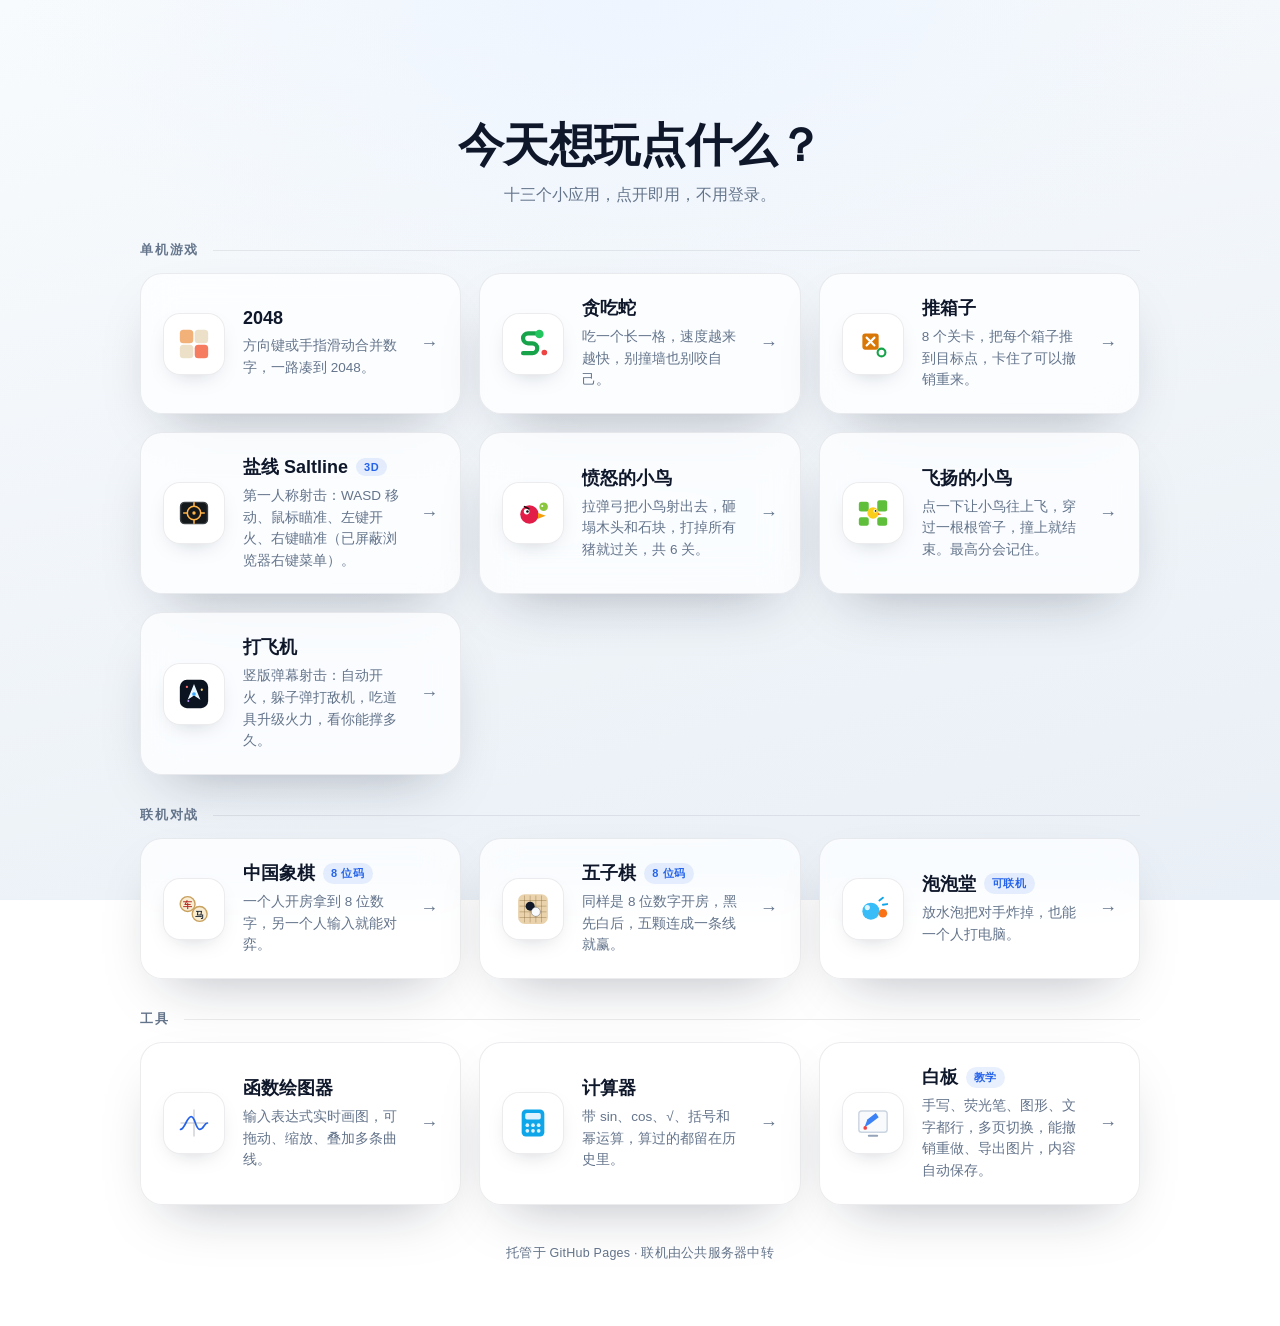
<file: index.html>
<!DOCTYPE html>
<html lang="zh-CN">
<head>
<meta charset="UTF-8">
<meta name="viewport" content="width=device-width, initial-scale=1, viewport-fit=cover">
<meta name="theme-color" content="#f6f9fc" media="(prefers-color-scheme: light)">
<meta name="theme-color" content="#0b1220" media="(prefers-color-scheme: dark)">
<title>主菜单 · 小站</title>
<link rel="icon" href="data:image/svg+xml,%3Csvg xmlns='http://www.w3.org/2000/svg' viewBox='0 0 64 64'%3E%3Crect width='64' height='64' rx='14' fill='%232563eb'/%3E%3Cpath d='M18 34l10 10 18-22' fill='none' stroke='%23fff' stroke-width='6' stroke-linecap='round' stroke-linejoin='round'/%3E%3C/svg%3E">
<link rel="stylesheet" href="css/site.css?v=15">
<style>
  .hero {
    margin: clamp(24px, 10vh, 96px) 0 clamp(24px, 4vh, 36px);
    text-align: center;
    animation: rise .6s cubic-bezier(.2, .8, .25, 1) both;
  }

  .hero h1 {
    margin: 0 0 12px;
    font-size: clamp(30px, 6vw, 46px);
    font-weight: 700;
    letter-spacing: -.01em;
    line-height: 1.2;
  }

  .hero p {
    margin: 0;
    color: var(--muted);
    font-size: clamp(14px, 2.4vw, 16px);
  }

  .group { margin-top: clamp(22px, 3.6vh, 36px); }
  .group:first-child { margin-top: 0; }

  .group-title {
    display: flex;
    align-items: center;
    gap: 14px;
    margin: 0 0 14px;
    font-size: 12.5px;
    font-weight: 650;
    letter-spacing: .14em;
    color: var(--muted);
  }

  .group-title::after {
    content: "";
    flex: 1 1 auto;
    height: 1px;
    background: var(--line);
  }

  .apps {
    display: grid;
    grid-template-columns: repeat(3, minmax(0, 1fr));
    gap: clamp(12px, 1.8vw, 18px);
  }

  .app {
    position: relative;
    display: flex;
    align-items: center;
    gap: 18px;
    padding: 22px;
    border-radius: 22px;
    border: 1px solid var(--line);
    background: var(--surface);
    -webkit-backdrop-filter: saturate(180%) blur(18px);
    backdrop-filter: saturate(180%) blur(18px);
    box-shadow: var(--shadow);
    text-decoration: none;
    overflow: hidden;
    transition: transform .22s cubic-bezier(.2, .8, .25, 1), border-color .22s ease, box-shadow .22s ease;
    animation: rise .7s cubic-bezier(.2, .8, .25, 1) both;
  }

  .app:nth-child(1) { animation-delay: .04s; }
  .app:nth-child(2) { animation-delay: .1s; }
  .app:nth-child(3) { animation-delay: .16s; }

  .app::after {
    content: "";
    position: absolute;
    inset: 0;
    background: radial-gradient(320px 160px at 12% 0%, var(--accent-soft), transparent 70%);
    opacity: 0;
    transition: opacity .25s ease;
    pointer-events: none;
  }

  .app:hover {
    transform: translateY(-4px);
    border-color: color-mix(in srgb, var(--accent) 45%, transparent);
    box-shadow: 0 30px 60px -30px rgba(15, 23, 42, .55);
  }

  .app:hover::after { opacity: 1; }
  .app:active { transform: translateY(-1px) scale(.995); }

  .app-icon {
    flex: 0 0 auto;
    width: 62px;
    height: 62px;
    border-radius: 17px;
    display: grid;
    place-items: center;
    background: var(--surface-solid);
    border: 1px solid var(--line);
    box-shadow: var(--shadow-sm);
  }

  .app-icon svg { width: 34px; height: 34px; display: block; }

  .app-body { min-width: 0; flex: 1 1 auto; }

  .app-body h3 {
    margin: 0 0 6px;
    font-size: 18px;
    font-weight: 650;
    display: flex;
    align-items: center;
    gap: 8px;
    flex-wrap: wrap;
  }

  .badge {
    font-size: 11px;
    font-weight: 600;
    letter-spacing: .06em;
    padding: 3px 8px;
    border-radius: 999px;
    color: var(--accent);
    background: var(--accent-soft);
  }

  .app-body p {
    margin: 0;
    font-size: 13.5px;
    line-height: 1.6;
    color: var(--muted);
  }

  .app-arrow {
    flex: 0 0 auto;
    font-size: 18px;
    color: var(--muted);
    transition: transform .22s ease, color .22s ease;
  }

  .app:hover .app-arrow { transform: translateX(4px); color: var(--accent); }

  @keyframes rise {
    from { opacity: 0; transform: translateY(14px); }
    to { opacity: 1; transform: none; }
  }

  @media (max-width: 940px) {
    .apps { grid-template-columns: repeat(2, minmax(0, 1fr)); }
  }

  @media (max-width: 620px) {
    .apps { grid-template-columns: 1fr; }
    .app { padding: 18px; gap: 14px; }
    .app-icon { width: 52px; height: 52px; border-radius: 14px; }
    .app-icon svg { width: 28px; height: 28px; }
    .app-arrow { display: none; }
  }
</style>
</head>
<body>
<div class="wrap">
  <header class="hero">
    <h1>今天想玩点什么？</h1>
    <p>十三个小应用，点开即用，不用登录。</p>
  </header>

  <main>
    <section class="group">
      <h2 class="group-title">单机游戏</h2>
      <div class="apps">
        <a class="app" href="2048.html">
          <span class="app-icon" aria-hidden="true">
            <svg viewBox="0 0 48 48">
              <rect x="4" y="4" width="19" height="19" rx="5" fill="#f2b179"/>
              <rect x="25" y="4" width="19" height="19" rx="5" fill="#ede0c8"/>
              <rect x="4" y="25" width="19" height="19" rx="5" fill="#ede0c8"/>
              <rect x="25" y="25" width="19" height="19" rx="5" fill="#f67c5f"/>
            </svg>
          </span>
          <span class="app-body">
            <h3>2048</h3>
            <p>方向键或手指滑动合并数字，一路凑到 2048。</p>
          </span>
          <span class="app-arrow" aria-hidden="true">→</span>
        </a>

        <a class="app" href="snake.html">
          <span class="app-icon" aria-hidden="true">
            <svg viewBox="0 0 48 48" fill="none">
              <path d="M10 37h13a7 7 0 100-14h-6a7 7 0 010-14h10" stroke="#16a34a" stroke-width="6" stroke-linecap="round" stroke-linejoin="round"/>
              <circle cx="33" cy="10" r="6" fill="#22c55e"/>
              <circle cx="40" cy="36" r="4" fill="#ef4444"/>
            </svg>
          </span>
          <span class="app-body">
            <h3>贪吃蛇</h3>
            <p>吃一个长一格，速度越来越快，别撞墙也别咬自己。</p>
          </span>
          <span class="app-arrow" aria-hidden="true">→</span>
        </a>

        <a class="app" href="sokoban.html">
          <span class="app-icon" aria-hidden="true">
            <svg viewBox="0 0 48 48">
              <rect x="9" y="9" width="23" height="23" rx="4" fill="#d97706"/>
              <path d="M15 15l11 11M26 15L15 26" stroke="#fff" stroke-width="3" stroke-linecap="round"/>
              <circle cx="36" cy="36" r="5.5" fill="none" stroke="#16a34a" stroke-width="3"/>
            </svg>
          </span>
          <span class="app-body">
            <h3>推箱子</h3>
            <p>8 个关卡，把每个箱子推到目标点，卡住了可以撤销重来。</p>
          </span>
          <span class="app-arrow" aria-hidden="true">→</span>
        </a>
        <a class="app" href="saltline.html">
          <span class="app-icon" aria-hidden="true">
            <svg viewBox="0 0 48 48">
              <rect x="5" y="9" width="38" height="30" rx="6" fill="#14181b" stroke="#3a3f44" stroke-width="2"/>
              <circle cx="24" cy="24" r="9.5" fill="none" stroke="#ffb347" stroke-width="2.2"/>
              <path d="M24 9.5v5M24 33.5v5M9.5 24h5M33.5 24h5" stroke="#ffb347" stroke-width="2.2" stroke-linecap="round"/>
              <circle cx="24" cy="24" r="2.4" fill="#ffb347"/>
            </svg>
          </span>
          <span class="app-body">
            <h3>盐线 Saltline <span class="badge">3D</span></h3>
            <p>第一人称射击：WASD 移动、鼠标瞄准、左键开火、右键瞄准（已屏蔽浏览器右键菜单）。</p>
          </span>
          <span class="app-arrow" aria-hidden="true">→</span>
        </a>
        <a class="app" href="angrybirds.html">
          <span class="app-icon" aria-hidden="true">
            <svg viewBox="0 0 48 48">
              <circle cx="19" cy="26" r="13" fill="#e11d48"/>
              <circle cx="15" cy="22" r="4" fill="#fff"/>
              <circle cx="16.2" cy="22" r="1.8" fill="#111"/>
              <path d="M31 24l11 4-11 4z" fill="#f59e0b"/>
              <path d="M12 15l6 3" stroke="#111" stroke-width="2.2" stroke-linecap="round"/>
              <circle cx="39" cy="15" r="6" fill="#8cc63f"/>
              <circle cx="37" cy="14" r="1.4" fill="#fff"/>
            </svg>
          </span>
          <span class="app-body">
            <h3>愤怒的小鸟</h3>
            <p>拉弹弓把小鸟射出去，砸塌木头和石块，打掉所有猪就过关，共 6 关。</p>
          </span>
          <span class="app-arrow" aria-hidden="true">→</span>
        </a>
        <a class="app" href="flappy.html">
          <span class="app-icon" aria-hidden="true">
            <svg viewBox="0 0 48 48">
              <rect x="4" y="8" width="14" height="14" rx="3" fill="#5fbf3b"/>
              <rect x="4" y="30" width="14" height="12" rx="3" fill="#5fbf3b"/>
              <rect x="30" y="6" width="14" height="16" rx="3" fill="#5fbf3b"/>
              <rect x="30" y="30" width="14" height="12" rx="3" fill="#5fbf3b"/>
              <circle cx="24" cy="24" r="8" fill="#facd1a"/>
              <circle cx="27" cy="21" r="2.4" fill="#fff"/>
              <circle cx="27.6" cy="21" r="1.2" fill="#111"/>
              <path d="M31 24l5 1.6-5 1.6z" fill="#f97316"/>
            </svg>
          </span>
          <span class="app-body">
            <h3>飞扬的小鸟</h3>
            <p>点一下让小鸟往上飞，穿过一根根管子，撞上就结束。最高分会记住。</p>
          </span>
          <span class="app-arrow" aria-hidden="true">→</span>
        </a>
        <a class="app" href="shooter.html">
          <span class="app-icon" aria-hidden="true">
            <svg viewBox="0 0 48 48">
              <rect x="4" y="4" width="40" height="40" rx="10" fill="#0b1220"/>
              <path d="M24 10l9 22-9-6-9 6z" fill="#e8f6ff"/>
              <circle cx="24" cy="24" r="2.6" fill="#3ba9ff"/>
              <circle cx="14" cy="14" r="1.6" fill="#ff6b6b"/>
              <circle cx="35" cy="18" r="1.6" fill="#ffd166"/>
              <circle cx="16" cy="34" r="1.4" fill="#b794f6"/>
            </svg>
          </span>
          <span class="app-body">
            <h3>打飞机</h3>
            <p>竖版弹幕射击：自动开火，躲子弹打敌机，吃道具升级火力，看你能撑多久。</p>
          </span>
          <span class="app-arrow" aria-hidden="true">→</span>
        </a>
      </div>
    </section>

    <section class="group">
      <h2 class="group-title">联机对战</h2>
      <div class="apps">
        <a class="app" href="xiangqi.html">
          <span class="app-icon" aria-hidden="true">
            <svg viewBox="0 0 48 48">
              <circle cx="15" cy="17" r="10.5" fill="#f8ecd2" stroke="#c9a15f" stroke-width="2"/>
              <text x="15" y="22" font-size="12" text-anchor="middle" fill="#b3261e" font-family="serif" font-weight="bold">车</text>
              <circle cx="32" cy="31" r="10.5" fill="#f8ecd2" stroke="#c9a15f" stroke-width="2"/>
              <text x="32" y="36" font-size="12" text-anchor="middle" fill="#1f2933" font-family="serif" font-weight="bold">马</text>
            </svg>
          </span>
          <span class="app-body">
            <h3>中国象棋 <span class="badge">8 位码</span></h3>
            <p>一个人开房拿到 8 位数字，另一个人输入就能对弈。</p>
          </span>
          <span class="app-arrow" aria-hidden="true">→</span>
        </a>

        <a class="app" href="gomoku.html">
          <span class="app-icon" aria-hidden="true">
            <svg viewBox="0 0 48 48">
              <rect x="3" y="3" width="42" height="42" rx="9" fill="#e9d2ac"/>
              <path d="M12 5v38M20 5v38M28 5v38M36 5v38M5 12h38M5 20h38M5 28h38M5 36h38"
                    stroke="rgba(110,80,30,.32)" stroke-width="1.3"/>
              <circle cx="20" cy="20" r="6.4" fill="#111827"/>
              <circle cx="28" cy="28" r="6.4" fill="#f8fafc" stroke="rgba(15,23,42,.35)" stroke-width="1.2"/>
            </svg>
          </span>
          <span class="app-body">
            <h3>五子棋 <span class="badge">8 位码</span></h3>
            <p>同样是 8 位数字开房，黑先白后，五颗连成一条线就赢。</p>
          </span>
          <span class="app-arrow" aria-hidden="true">→</span>
        </a>
        <a class="app" href="bnb.html">
          <span class="app-icon" aria-hidden="true">
            <svg viewBox="0 0 48 48">
              <circle cx="21" cy="27" r="12" fill="#38bdf8"/>
              <circle cx="16" cy="22" r="3.6" fill="rgba(255,255,255,.85)"/>
              <circle cx="38" cy="30" r="6" fill="#f97316"/>
              <path d="M33 12l5-4M38 18l6-1" stroke="#0ea5e9" stroke-width="2.6" stroke-linecap="round"/>
            </svg>
          </span>
          <span class="app-body">
            <h3>泡泡堂 <span class="badge">可联机</span></h3>
            <p>放水泡把对手炸掉，也能一个人打电脑。</p>
          </span>
          <span class="app-arrow" aria-hidden="true">→</span>
        </a>
      </div>
    </section>

    <section class="group">
      <h2 class="group-title">工具</h2>
      <div class="apps">
        <a class="app" href="plotter.html">
          <span class="app-icon" aria-hidden="true">
            <svg viewBox="0 0 48 48" fill="none">
              <path d="M5 24h38M24 5v38" stroke="currentColor" stroke-opacity=".25" stroke-width="1.6"/>
              <path d="M5 33c6 0 9-18 15-18s6 18 12 18 6-9 11-9" stroke="#2563eb" stroke-width="2.4" stroke-linecap="round"/>
            </svg>
          </span>
          <span class="app-body">
            <h3>函数绘图器</h3>
            <p>输入表达式实时画图，可拖动、缩放、叠加多条曲线。</p>
          </span>
          <span class="app-arrow" aria-hidden="true">→</span>
        </a>

        <a class="app" href="calculator.html">
          <span class="app-icon" aria-hidden="true">
            <svg viewBox="0 0 48 48">
              <rect x="8" y="5" width="32" height="38" rx="6" fill="#0ea5e9"/>
              <rect x="13" y="10" width="22" height="9" rx="2.5" fill="#e0f2fe"/>
              <g fill="#e0f2fe">
                <circle cx="16" cy="27" r="2.6"/><circle cx="24" cy="27" r="2.6"/><circle cx="32" cy="27" r="2.6"/>
                <circle cx="16" cy="35" r="2.6"/><circle cx="24" cy="35" r="2.6"/><circle cx="32" cy="35" r="2.6"/>
              </g>
            </svg>
          </span>
          <span class="app-body">
            <h3>计算器</h3>
            <p>带 sin、cos、√、括号和幂运算，算过的都留在历史里。</p>
          </span>
          <span class="app-arrow" aria-hidden="true">→</span>
        </a>
        <a class="app" href="whiteboard.html">
          <span class="app-icon" aria-hidden="true">
            <svg viewBox="0 0 48 48">
              <rect x="4" y="7" width="40" height="30" rx="4" fill="#f8fafc" stroke="#cbd5e1" stroke-width="2"/>
              <path d="M12 30l4-11 12-9 4 6-12 9z" fill="#3b82f6"/>
              <circle cx="13" cy="31" r="2.6" fill="#ef4444"/>
              <path d="M18 42h12" stroke="#94a3b8" stroke-width="2.6" stroke-linecap="round"/>
            </svg>
          </span>
          <span class="app-body">
            <h3>白板 <span class="badge">教学</span></h3>
            <p>手写、荧光笔、图形、文字都行，多页切换，能撤销重做、导出图片，内容自动保存。</p>
          </span>
          <span class="app-arrow" aria-hidden="true">→</span>
        </a>
      </div>
    </section>
  </main>

  <footer class="foot">托管于 GitHub Pages · 联机由公共服务器中转</footer>
</div>
</body>
</html>
</file>
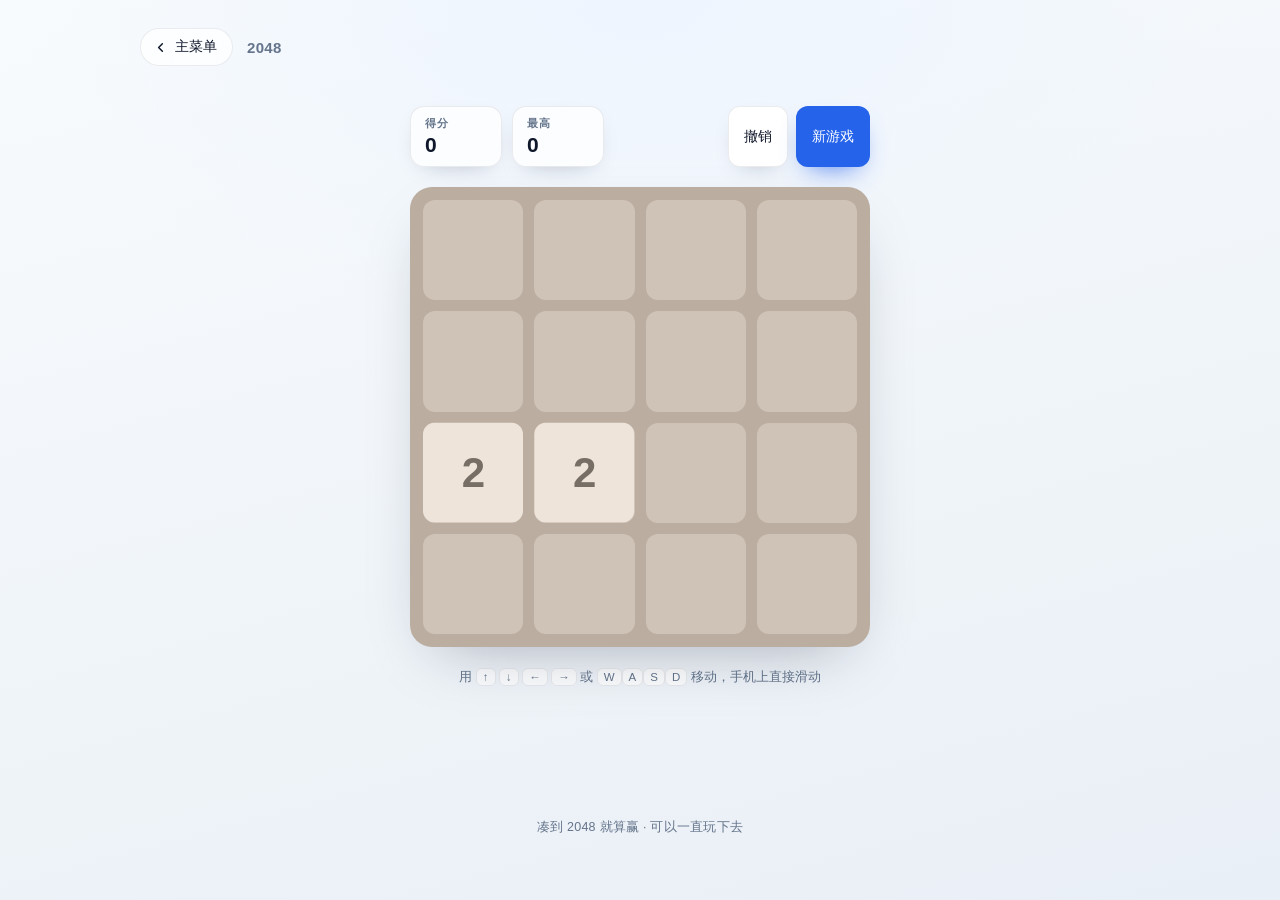
<file: 2048.html>
﻿<!DOCTYPE html>
<html lang="zh-CN">
<head>
<meta charset="UTF-8">
<meta name="viewport" content="width=device-width, initial-scale=1, viewport-fit=cover">
<meta name="theme-color" content="#f6f9fc" media="(prefers-color-scheme: light)">
<meta name="theme-color" content="#0b1220" media="(prefers-color-scheme: dark)">
<title>2048 · 小站</title>
<link rel="icon" href="data:image/svg+xml,%3Csvg xmlns='http://www.w3.org/2000/svg' viewBox='0 0 64 64'%3E%3Crect width='64' height='64' rx='14' fill='%23edc22e'/%3E%3Ctext x='32' y='43' font-size='28' font-family='Arial' font-weight='bold' text-anchor='middle' fill='%23fff'%3E2048%3C/text%3E%3C/svg%3E">
<link rel="stylesheet" href="css/site.css?v=15">
<style>
  .game {
    display: flex;
    flex-direction: column;
    align-items: center;
    gap: 20px;
  }

  .hud {
    width: min(94vw, 460px);
    display: flex;
    align-items: stretch;
    justify-content: space-between;
    gap: 12px;
  }

  .scores { display: flex; gap: 10px; }

  .score-box {
    min-width: 92px;
    padding: 9px 14px;
    border-radius: 14px;
    background: var(--surface);
    border: 1px solid var(--line);
    -webkit-backdrop-filter: blur(14px);
    backdrop-filter: blur(14px);
    box-shadow: var(--shadow-sm);
    display: flex;
    flex-direction: column;
    gap: 2px;
  }

  .score-box span {
    font-size: 11px;
    letter-spacing: .1em;
    color: var(--muted);
    font-weight: 600;
  }

  .score-box strong {
    font-size: 21px;
    font-weight: 750;
    font-variant-numeric: tabular-nums;
    line-height: 1.15;
    transition: transform .18s ease, color .18s ease;
  }

  .score-box strong.bump { transform: scale(1.14); color: var(--accent); }

  .actions { display: flex; gap: 8px; align-items: stretch; }

  .actions .btn { padding: 0 15px; height: 100%; }

  /* ---------- 棋盘 ---------- */
  .board {
    --pad: 12px;
    --gap: 10px;
    --cell: 84px;
    position: relative;
    width: min(94vw, 460px);
    aspect-ratio: 1 / 1;
    padding: var(--pad);
    border-radius: 22px;
    background: var(--board);
    box-shadow: var(--shadow);
    touch-action: none;
    -webkit-user-select: none;
    user-select: none;
    -webkit-tap-highlight-color: transparent;
  }

  .board.shake { animation: shake .22s ease-in-out; }

  @keyframes shake {
    0%, 100% { transform: translateX(0); }
    25% { transform: translateX(-5px); }
    75% { transform: translateX(5px); }
  }

  .grid-bg {
    position: absolute;
    inset: var(--pad);
    display: grid;
    grid-template-columns: repeat(4, 1fr);
    grid-template-rows: repeat(4, 1fr);
    gap: var(--gap);
  }

  .cell { background: var(--cell-bg); border-radius: 12px; }

  .tiles { position: absolute; inset: 0; }

  .tile {
    position: absolute;
    top: 0;
    left: 0;
    width: var(--cell);
    height: var(--cell);
    border-radius: 12px;
    display: grid;
    place-items: center;
    font-weight: 800;
    font-variant-numeric: tabular-nums;
    letter-spacing: -.02em;
    transition: transform .1s cubic-bezier(.35, .9, .4, 1);
    will-change: transform;
  }

  .board.no-anim .tile,
  .board.no-anim .tile-inner { transition: none !important; animation: none !important; }

  .tile-inner {
    width: 100%;
    height: 100%;
    display: grid;
    place-items: center;
    border-radius: inherit;
  }

  .tile-inner.appear { animation: appear .16s ease-out; }
  .tile-inner.pop { animation: pop .18s ease-out; }

  @keyframes appear {
    from { transform: scale(.35); opacity: 0; }
    to { transform: scale(1); opacity: 1; }
  }

  @keyframes pop {
    0% { transform: scale(.82); }
    55% { transform: scale(1.13); }
    100% { transform: scale(1); }
  }

  .tile[data-v="2"] { background: var(--t2); color: var(--tile-ink); }
  .tile[data-v="4"] { background: var(--t4); color: var(--tile-ink); }
  .tile[data-v="8"] { background: var(--t8); color: #fff; }
  .tile[data-v="16"] { background: var(--t16); color: #fff; }
  .tile[data-v="32"] { background: var(--t32); color: #fff; }
  .tile[data-v="64"] { background: var(--t64); color: #fff; }
  .tile[data-v="128"] { background: var(--t128); color: #fff; }
  .tile[data-v="256"] { background: var(--t256); color: #fff; }
  .tile[data-v="512"] { background: var(--t512); color: #fff; }
  .tile[data-v="1024"] { background: var(--t1024); color: #fff; }
  .tile[data-v="2048"] { background: var(--t2048); color: #fff; box-shadow: 0 0 26px -4px var(--t2048); }
  .tile[data-v="super"] { background: var(--t-super); color: var(--board); }

  /* ---------- 结束遮罩 ---------- */
  .overlay {
    position: absolute;
    inset: 0;
    border-radius: 22px;
    display: grid;
    place-items: center;
    background: color-mix(in srgb, var(--bg-2) 78%, transparent);
    -webkit-backdrop-filter: blur(7px);
    backdrop-filter: blur(7px);
    z-index: 5;
    animation: fade .3s ease-out;
  }

  .overlay[hidden] { display: none; }

  @keyframes fade { from { opacity: 0; } to { opacity: 1; } }

  .overlay-card {
    text-align: center;
    padding: 26px 30px;
    max-width: 86%;
  }

  .overlay-card h3 {
    margin: 0 0 8px;
    font-size: 26px;
    font-weight: 750;
    letter-spacing: .02em;
  }

  .overlay-card p {
    margin: 0 0 18px;
    font-size: 13.5px;
    color: var(--muted);
  }

  .overlay-actions { display: flex; gap: 10px; justify-content: center; flex-wrap: wrap; }

  .hint {
    margin: 0;
    text-align: center;
    font-size: 12.5px;
    color: var(--muted);
    line-height: 1.7;
  }

  .hint kbd {
    font-family: inherit;
    font-size: 11.5px;
    padding: 2px 6px;
    border-radius: 6px;
    border: 1px solid var(--line);
    background: var(--surface);
  }

  @media (max-width: 460px) {
    .hud { flex-direction: column; align-items: stretch; gap: 10px; }
    .actions { justify-content: flex-end; }
    .actions .btn { padding: 9px 14px; }
    .score-box { flex: 1; }
  }
</style>
</head>
<body>
<div class="wrap">
  <div class="topbar">
    <a class="back" href="index.html">
      <svg viewBox="0 0 24 24" fill="none" stroke="currentColor" stroke-width="2.4" stroke-linecap="round" stroke-linejoin="round" aria-hidden="true"><path d="M15 18l-6-6 6-6"/></svg>
      主菜单
    </a>
    <h2>2048</h2>
  </div>

  <main class="game">
    <div class="hud">
      <div class="scores">
        <div class="score-box"><span>得分</span><strong id="score">0</strong></div>
        <div class="score-box"><span>最高</span><strong id="best">0</strong></div>
      </div>
      <div class="actions">
        <button class="btn" id="btn-undo" type="button">撤销</button>
        <button class="btn btn-primary" id="btn-new" type="button">新游戏</button>
      </div>
    </div>

    <div class="board" id="board" role="application" aria-label="2048 棋盘">
      <div class="grid-bg" id="grid-bg" aria-hidden="true"></div>
      <div class="tiles" id="tiles"></div>
      <div class="overlay" id="overlay" hidden>
        <div class="overlay-card">
          <h3 id="overlay-title">游戏结束</h3>
          <p id="overlay-desc">没有可以移动的方块了</p>
          <div class="overlay-actions">
            <button class="btn btn-primary" id="btn-retry" type="button">再来一局</button>
            <button class="btn" id="btn-keep" type="button" hidden>继续玩</button>
          </div>
        </div>
      </div>
    </div>

    <p class="hint">
      用 <kbd>↑</kbd> <kbd>↓</kbd> <kbd>←</kbd> <kbd>→</kbd> 或 <kbd>W</kbd><kbd>A</kbd><kbd>S</kbd><kbd>D</kbd> 移动，手机上直接滑动
    </p>
  </main>

  <footer class="foot">凑到 2048 就算赢 · 可以一直玩下去</footer>
</div>

<script src="js/engine2048.js?v=15"></script>
<script src="js/game.js?v=15"></script>
</body>
</html>
</file>
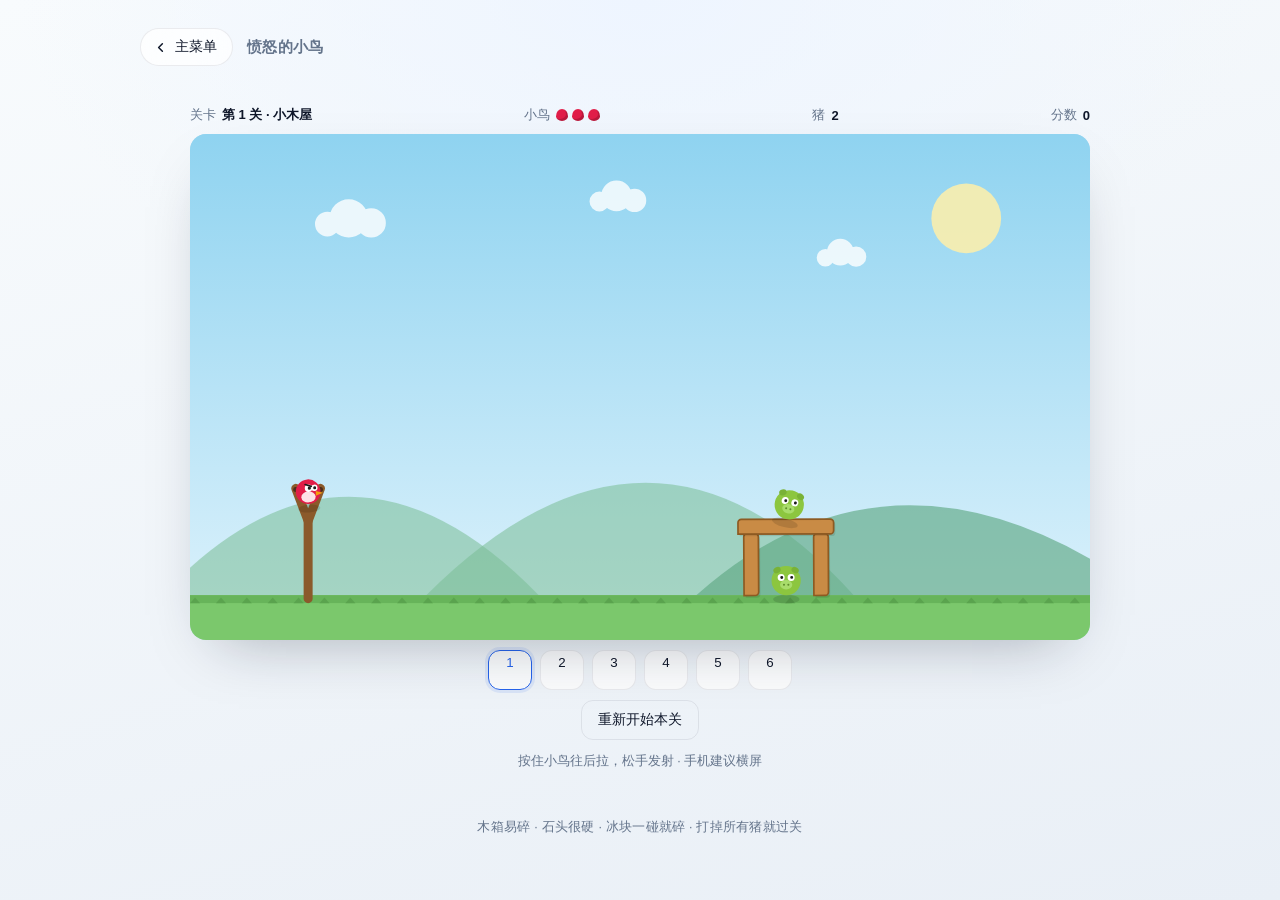
<file: angrybirds.html>
<!DOCTYPE html>
<html lang="zh-CN">
<head>
<meta charset="UTF-8">
<meta name="viewport" content="width=device-width, initial-scale=1, viewport-fit=cover">
<meta name="theme-color" content="#f6f9fc" media="(prefers-color-scheme: light)">
<meta name="theme-color" content="#0b1220" media="(prefers-color-scheme: dark)">
<title>愤怒的小鸟 · 小站</title>
<link rel="icon" href="data:image/svg+xml,%3Csvg xmlns='http://www.w3.org/2000/svg' viewBox='0 0 64 64'%3E%3Ccircle cx='32' cy='34' r='20' fill='%23e11d48'/%3E%3Ccircle cx='25' cy='28' r='4' fill='%23fff'/%3E%3Cpath d='M44 34l10 4-10 4z' fill='%23f59e0b'/%3E%3C/svg%3E">
<link rel="stylesheet" href="css/site.css">
<style>
  .view { animation: fadein .28s ease-out both; }
  @keyframes fadein { from { opacity: 0; transform: translateY(8px); } to { opacity: 1; transform: none; } }

  .stage { display: flex; flex-direction: column; align-items: center; gap: 10px; }

  .hud {
    width: min(96vw, 900px);
    display: flex; align-items: center; justify-content: space-between; gap: 12px;
    font-size: 13px; color: var(--muted); flex-wrap: wrap;
  }
  .hud .tag { display: inline-flex; align-items: center; gap: 6px; }
  .hud .val { color: var(--ink); font-weight: 650; font-variant-numeric: tabular-nums; }

  .birds-left { display: inline-flex; gap: 4px; }
  .birds-left i {
    width: 12px; height: 12px; border-radius: 50% 50% 50% 50% / 60% 60% 40% 40%;
    background: #e11d48; box-shadow: inset -2px -2px 0 rgba(0,0,0,.18);
  }
  .birds-left i.used { background: color-mix(in srgb, var(--muted) 35%, transparent); box-shadow: none; }

  .board-wrap {
    position: relative;
    width: min(96vw, 900px);
    aspect-ratio: 16 / 9;
    border-radius: 16px;
    overflow: hidden;
    background: #bfe4f5;
    box-shadow: var(--shadow);
    touch-action: none;
  }
  #board { display: block; width: 100%; height: 100%; }

  .overlay {
    position: absolute; inset: 0;
    display: grid; place-items: center;
    background: rgba(8, 15, 24, .55);
    -webkit-backdrop-filter: blur(4px); backdrop-filter: blur(4px);
    z-index: 5; animation: fadein .25s ease-out both;
  }
  .overlay[hidden] { display: none; }
  .ov-card { text-align: center; padding: 22px 26px; background: var(--surface-solid); border-radius: 18px; box-shadow: var(--shadow); max-width: 86vw; }
  .ov-card h2 { margin: 0 0 6px; font-size: 24px; }
  .ov-card p { margin: 0 0 14px; color: var(--muted); font-size: 13.5px; }
  .stars { font-size: 30px; letter-spacing: 6px; margin: 0 0 12px; height: 34px; }
  .stars span { opacity: .2; }
  .stars span.on { opacity: 1; }
  .ov-card .row { display: flex; gap: 10px; justify-content: center; flex-wrap: wrap; }

  .levels { display: flex; gap: 8px; flex-wrap: wrap; justify-content: center; }
  .lv-btn {
    width: 44px; height: 40px; border-radius: 12px;
    border: 1px solid var(--line); background: var(--surface);
    color: var(--ink); font: 600 14px/1 inherit; cursor: pointer;
    display: grid; place-items: center; gap: 0;
  }
  .lv-btn.on { border-color: var(--accent); color: var(--accent); box-shadow: 0 0 0 3px var(--accent-soft); }
  .lv-btn small { font-size: 9px; letter-spacing: 1px; opacity: .75; }

  .actions { display: flex; gap: 10px; flex-wrap: wrap; justify-content: center; }
  .hint { margin: 0; font-size: 12.5px; color: var(--muted); text-align: center; line-height: 1.8; }
</style>
</head>
<body>
<div class="wrap">
  <div class="topbar">
    <a class="back" href="index.html">
      <svg viewBox="0 0 24 24" fill="none" stroke="currentColor" stroke-width="2.4" stroke-linecap="round" stroke-linejoin="round" aria-hidden="true"><path d="M15 18l-6-6 6-6"/></svg>
      主菜单
    </a>
    <h2>愤怒的小鸟</h2>
  </div>

  <main>
    <div class="stage">
      <div class="hud">
        <div class="tag"><span>关卡</span><span class="val" id="hud-level">第 1 关 · 小木屋</span></div>
        <div class="tag"><span>小鸟</span><span class="birds-left" id="hud-birds"></span></div>
        <div class="tag"><span>猪</span><span class="val" id="hud-pigs">0</span></div>
        <div class="tag"><span>分数</span><span class="val" id="hud-score">0</span></div>
      </div>

      <div class="board-wrap" id="board-wrap">
        <canvas id="board"></canvas>
        <div class="overlay" id="overlay" hidden>
          <div class="ov-card">
            <h2 id="ov-title">过关！</h2>
            <div class="stars" id="ov-stars"><span>★</span><span>★</span><span>★</span></div>
            <p id="ov-desc"></p>
            <div class="row">
              <button class="btn btn-primary" id="btn-next" type="button">下一关</button>
              <button class="btn" id="btn-retry" type="button">重玩</button>
            </div>
          </div>
        </div>
      </div>

      <div class="levels" id="levels"></div>

      <div class="actions">
        <button class="btn btn-ghost" id="btn-reset" type="button">重新开始本关</button>
      </div>

      <p class="hint">按住小鸟往后拉，松手发射 · 手机建议横屏</p>
    </div>
  </main>

  <footer class="foot">木箱易碎 · 石头很硬 · 冰块一碰就碎 · 打掉所有猪就过关</footer>
</div>

<script src="js/vendor/matter.min.js"></script>
<script src="js/birds-engine.js"></script>
<script src="js/birds-levels.js"></script>
<script src="js/angrybirds.js"></script>
</body>
</html>
</file>
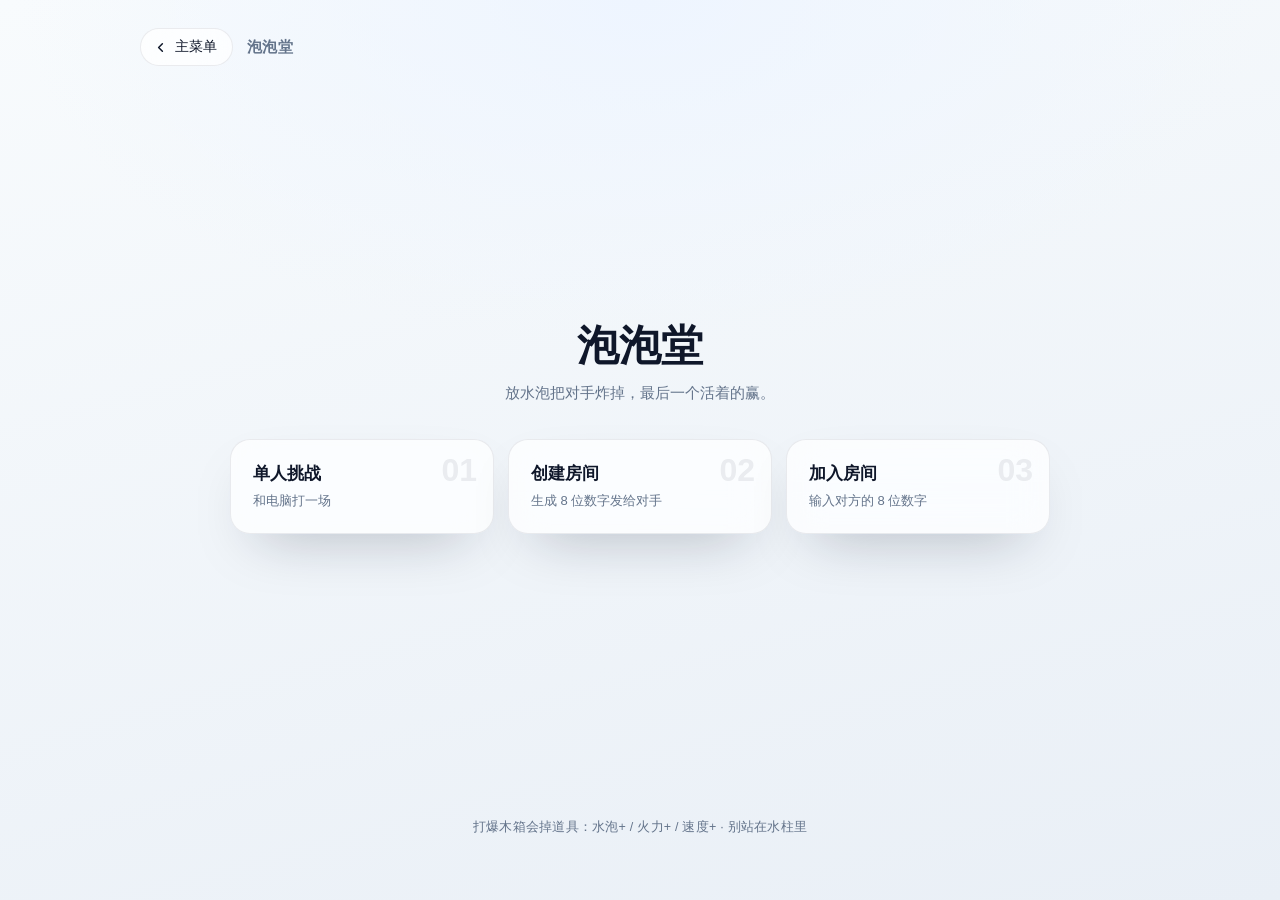
<file: bnb.html>
<!DOCTYPE html>
<html lang="zh-CN">
<head>
<meta charset="UTF-8">
<meta name="viewport" content="width=device-width, initial-scale=1, viewport-fit=cover">
<meta name="theme-color" content="#f6f9fc" media="(prefers-color-scheme: light)">
<meta name="theme-color" content="#0b1220" media="(prefers-color-scheme: dark)">
<title>泡泡堂 · 小站</title>
<link rel="icon" href="data:image/svg+xml,%3Csvg xmlns='http://www.w3.org/2000/svg' viewBox='0 0 64 64'%3E%3Crect width='64' height='64' rx='14' fill='%230ea5e9'/%3E%3Ccircle cx='32' cy='34' r='16' fill='%23bae6fd'/%3E%3Ccircle cx='26' cy='28' r='4' fill='%23fff'/%3E%3C/svg%3E">
<link rel="stylesheet" href="css/site.css">
<style>
  .view { animation: fadein .28s ease-out both; }
  @keyframes fadein { from { opacity: 0; transform: translateY(8px); } to { opacity: 1; transform: none; } }

  #view-lobby {
    display: flex;
    flex-direction: column;
    justify-content: center;
    min-height: calc(100vh - 260px);
  }
  #view-lobby[hidden] { display: none; }

  .hero { text-align: center; margin: 0 0 clamp(22px, 4vh, 36px); }
  .hero h1 { margin: 0 0 10px; font-size: clamp(28px, 5.6vw, 42px); font-weight: 700; }
  .hero p { margin: 0; color: var(--muted); font-size: clamp(13.5px, 2.4vw, 15px); }

  .modes {
    display: grid;
    grid-template-columns: repeat(auto-fit, minmax(210px, 1fr));
    gap: 14px;
    max-width: 820px;
    margin: 0 auto;
    width: 100%;
  }

  .mode {
    position: relative;
    text-align: left;
    padding: 22px;
    border-radius: 20px;
    border: 1px solid var(--line);
    background: var(--surface);
    -webkit-backdrop-filter: saturate(180%) blur(18px);
    backdrop-filter: saturate(180%) blur(18px);
    box-shadow: var(--shadow);
    color: var(--ink);
    font: inherit;
    cursor: pointer;
    overflow: hidden;
    transition: transform .2s cubic-bezier(.2,.8,.25,1), border-color .2s ease;
  }
  .mode:hover { transform: translateY(-3px); border-color: color-mix(in srgb, var(--accent) 45%, transparent); }
  .mode:active { transform: translateY(-1px) scale(.995); }
  .mode-num { position: absolute; right: 16px; top: 12px; font-size: 32px; font-weight: 800; opacity: .07; }
  .mode h3 { margin: 0 0 6px; font-size: 17px; font-weight: 650; }
  .mode p { margin: 0; font-size: 13px; color: var(--muted); line-height: 1.6; }

  #view-code, #view-join { text-align: center; max-width: 520px; margin: 0 auto; padding-top: clamp(20px, 8vh, 72px); }
  #view-code h2, #view-join h2 { font-size: clamp(18px, 3.4vw, 22px); font-weight: 600; color: var(--muted); margin: 0 0 22px; }

  .code {
    font-family: ui-monospace, SFMono-Regular, Menlo, Consolas, monospace;
    font-size: clamp(38px, 11vw, 62px);
    font-weight: 700; letter-spacing: .12em;
    padding: 18px 0 18px .12em;
    border-radius: 18px;
    background: var(--surface-solid);
    border: 1px dashed color-mix(in srgb, var(--accent) 45%, transparent);
    color: var(--accent);
    box-shadow: var(--shadow);
    user-select: all;
  }

  .code-input {
    width: 100%;
    font-family: ui-monospace, SFMono-Regular, Menlo, Consolas, monospace;
    font-size: clamp(30px, 8vw, 46px);
    font-weight: 700; letter-spacing: .1em; text-align: center;
    padding: 16px 10px; border-radius: 18px;
    border: 1px solid var(--line);
    background: var(--surface-solid);
    color: var(--ink);
    box-shadow: var(--shadow);
  }
  .code-input:focus { outline: none; border-color: var(--accent); box-shadow: 0 0 0 4px var(--accent-soft); }
  .code-input::placeholder { color: var(--muted); opacity: .35; }
  .code-actions { display: flex; gap: 10px; justify-content: center; margin-top: 20px; flex-wrap: wrap; }
  .waiting { margin-top: 24px; display: flex; align-items: center; justify-content: center; gap: 10px; color: var(--muted); font-size: 13.5px; }
  .pulse { width: 8px; height: 8px; border-radius: 50%; background: var(--accent); animation: pulse 1.2s ease-in-out infinite; }
  @keyframes pulse { 0%,100% { opacity: .25; transform: scale(.8); } 50% { opacity: 1; transform: scale(1.15); } }
  .err { min-height: 20px; margin: 12px 0 0; color: #ef4444; font-size: 13px; }

  /* ---------------- 游戏 ---------------- */
  .stage { display: flex; flex-direction: column; align-items: center; gap: 12px; }

  .hud {
    width: min(96vw, 760px);
    display: flex; align-items: center; justify-content: space-between; gap: 12px;
    font-size: 13px; color: var(--muted);
  }

  .hud .who { display: flex; align-items: center; gap: 8px; }
  .hud .dot { width: 11px; height: 11px; border-radius: 50%; }

  .board-wrap {
    position: relative;
    width: min(96vw, 760px);
    aspect-ratio: 13 / 11;
    border-radius: 16px;
    overflow: hidden;
    background: #2f6b3a;
    box-shadow: var(--shadow);
    touch-action: none;
  }

  #board { display: block; width: 100%; height: 100%; }

  .overlay {
    position: absolute; inset: 0;
    display: grid; place-items: center;
    background: rgba(8, 15, 24, .62);
    -webkit-backdrop-filter: blur(4px); backdrop-filter: blur(4px);
    z-index: 5;
    animation: fadein .25s ease-out both;
  }
  .overlay[hidden] { display: none; }
  .ov-card { text-align: center; padding: 24px 28px; background: var(--surface-solid); border-radius: 18px; box-shadow: var(--shadow); }
  .ov-card h2 { margin: 0 0 8px; font-size: 26px; }
  .ov-card p { margin: 0 0 18px; color: var(--muted); font-size: 13.5px; }
  .ov-card .row { display: flex; gap: 10px; justify-content: center; flex-wrap: wrap; }

  .actions { display: flex; gap: 10px; flex-wrap: wrap; justify-content: center; }
  .hint { margin: 0; font-size: 12.5px; color: var(--muted); text-align: center; line-height: 1.8; }
  .hint kbd { font-family: inherit; font-size: 11.5px; padding: 2px 6px; border-radius: 6px; border: 1px solid var(--line); background: var(--surface); }

  /* 手机方向键 */
  .pad { display: none; }
  @media (pointer: coarse) {
    .pad {
      display: grid;
      grid-template-columns: repeat(3, 56px);
      grid-template-rows: repeat(2, 56px);
      gap: 8px;
      margin-top: 4px;
    }
    .pad button {
      width: 56px; height: 56px; border-radius: 14px;
      border: 1px solid var(--line); background: var(--surface-solid);
      color: var(--ink); font-size: 20px; box-shadow: var(--shadow-sm);
      -webkit-user-select: none; user-select: none;
    }
    .pad button:active { transform: scale(.94); }
    .pad .up { grid-column: 2; grid-row: 1; }
    .pad .left { grid-column: 1; grid-row: 2; }
    .pad .down { grid-column: 2; grid-row: 2; }
    .pad .right { grid-column: 3; grid-row: 2; }
    .pad .bomb { grid-column: 3; grid-row: 1; background: var(--accent); color: #fff; border-color: transparent; font-size: 15px; font-weight: 700; }
  }
</style>
</head>
<body>
<div class="wrap">
  <div class="topbar">
    <a class="back" href="index.html">
      <svg viewBox="0 0 24 24" fill="none" stroke="currentColor" stroke-width="2.4" stroke-linecap="round" stroke-linejoin="round" aria-hidden="true"><path d="M15 18l-6-6 6-6"/></svg>
      主菜单
    </a>
    <h2>泡泡堂</h2>
  </div>

  <main>
    <!-- 大厅 -->
    <section id="view-lobby" class="view">
      <div class="hero">
        <h1>泡泡堂</h1>
        <p>放水泡把对手炸掉，最后一个活着的赢。</p>
      </div>
      <div class="modes">
        <button class="mode" id="btn-solo" type="button">
          <span class="mode-num">01</span>
          <h3>单人挑战</h3>
          <p>和电脑打一场</p>
        </button>
        <button class="mode" id="btn-host" type="button">
          <span class="mode-num">02</span>
          <h3>创建房间</h3>
          <p>生成 8 位数字发给对手</p>
        </button>
        <button class="mode" id="btn-join" type="button">
          <span class="mode-num">03</span>
          <h3>加入房间</h3>
          <p>输入对方的 8 位数字</p>
        </button>
      </div>
    </section>

    <!-- 房间号 -->
    <section id="view-code" class="view" hidden>
      <h2>把这个数字发给对手</h2>
      <div class="code" id="room-code">--------</div>
      <div class="code-actions">
        <button class="btn" id="btn-copy" type="button">复制数字</button>
        <button class="btn btn-ghost" id="btn-cancel-host" type="button">取消</button>
      </div>
      <div class="waiting"><span class="pulse"></span><span id="host-status">等待对手加入…</span></div>
    </section>

    <!-- 加入 -->
    <section id="view-join" class="view" hidden>
      <h2>输入对手的 8 位数字</h2>
      <input id="join-input" class="code-input" type="text" inputmode="numeric" autocomplete="off" maxlength="8" placeholder="00000000" aria-label="房间数字">
      <p class="err" id="join-error"></p>
      <div class="code-actions">
        <button class="btn btn-primary" id="btn-do-join" type="button">加入对局</button>
        <button class="btn btn-ghost" id="btn-cancel-join" type="button">返回</button>
      </div>
    </section>

    <!-- 游戏 -->
    <section id="view-game" class="view" hidden>
      <div class="stage">
        <div class="hud">
          <div class="who"><span class="dot" id="dot-a"></span><span id="name-a">你</span></div>
          <div id="hud-mid">13 × 11</div>
          <div class="who"><span id="name-b">对手</span><span class="dot" id="dot-b"></span></div>
        </div>

        <div class="board-wrap" id="board-wrap">
          <canvas id="board"></canvas>
          <div class="overlay" id="overlay" hidden>
            <div class="ov-card">
              <h2 id="ov-title">你赢了</h2>
              <p id="ov-desc"></p>
              <div class="row">
                <button class="btn btn-primary" id="btn-again" type="button">再来一局</button>
                <button class="btn" id="btn-back" type="button">回到大厅</button>
              </div>
            </div>
          </div>
        </div>

        <div class="actions">
          <button class="btn btn-ghost" id="btn-leave" type="button">离开</button>
        </div>

        <div class="pad">
          <button class="up" data-dir="up" type="button">↑</button>
          <button class="bomb" data-act="bomb" type="button">水泡</button>
          <button class="left" data-dir="left" type="button">←</button>
          <button class="down" data-dir="down" type="button">↓</button>
          <button class="right" data-dir="right" type="button">→</button>
        </div>

        <p class="hint">
          <kbd>↑</kbd><kbd>↓</kbd><kbd>←</kbd><kbd>→</kbd> 或 <kbd>W</kbd><kbd>A</kbd><kbd>S</kbd><kbd>D</kbd> 移动（按一下走一格，按住连续走） · <kbd>空格</kbd> 放水泡
        </p>
      </div>
    </section>
  </main>

  <footer class="foot">打爆木箱会掉道具：水泡+ / 火力+ / 速度+ · 别站在水柱里</footer>
</div>

<div class="toast" id="toast" hidden></div>

<script src="js/vendor/mqtt.min.js?v=18"></script>
<script src="js/engine-bnb.js?v=27"></script>
<script src="js/net.js?v=18"></script>
<script src="js/bnb-game.js?v=27"></script>
</body>
</html>
</file>
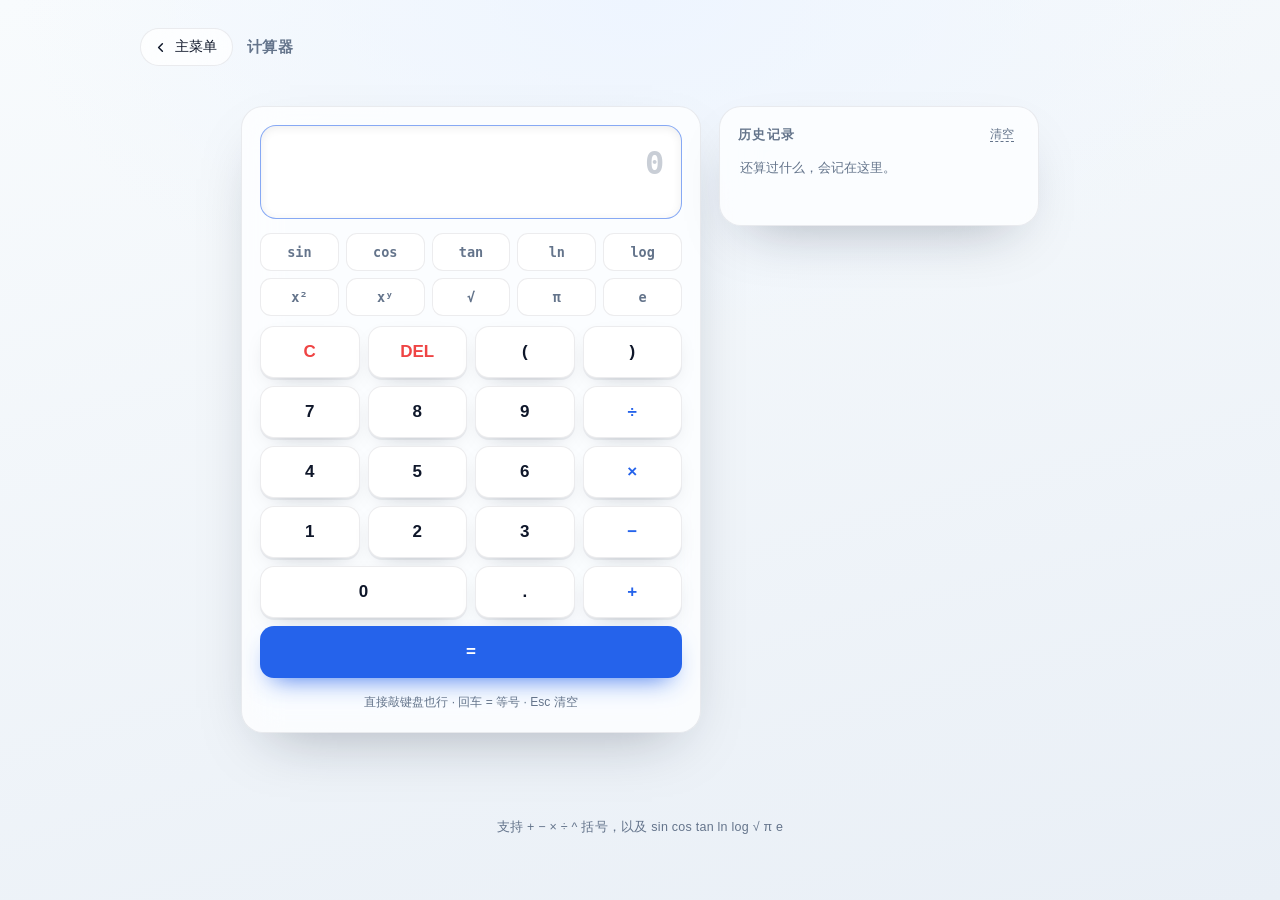
<file: calculator.html>
﻿<!DOCTYPE html>
<html lang="zh-CN">
<head>
<meta charset="UTF-8">
<meta name="viewport" content="width=device-width, initial-scale=1, viewport-fit=cover">
<meta name="theme-color" content="#f6f9fc" media="(prefers-color-scheme: light)">
<meta name="theme-color" content="#0b1220" media="(prefers-color-scheme: dark)">
<title>计算器 · 小站</title>
<link rel="icon" href="data:image/svg+xml,%3Csvg xmlns='http://www.w3.org/2000/svg' viewBox='0 0 64 64'%3E%3Crect width='64' height='64' rx='14' fill='%230ea5e9'/%3E%3Crect x='14' y='10' width='36' height='14' rx='4' fill='%23fff'/%3E%3Cg fill='%23fff'%3E%3Ccircle cx='22' cy='36' r='3.6'/%3E%3Ccircle cx='32' cy='36' r='3.6'/%3E%3Ccircle cx='42' cy='36' r='3.6'/%3E%3Ccircle cx='22' cy='48' r='3.6'/%3E%3Ccircle cx='32' cy='48' r='3.6'/%3E%3Ccircle cx='42' cy='48' r='3.6'/%3E%3C/g%3E%3C/svg%3E">
<link rel="stylesheet" href="css/site.css?v=15">
<style>
  .calc-wrap {
    display: grid;
    grid-template-columns: minmax(0, 460px) minmax(0, 320px);
    gap: 18px;
    justify-content: center;
    align-items: start;
  }

  .calc {
    padding: 18px;
    border-radius: 22px;
    border: 1px solid var(--line);
    background: var(--surface);
    -webkit-backdrop-filter: saturate(180%) blur(18px);
    backdrop-filter: saturate(180%) blur(18px);
    box-shadow: var(--shadow);
  }

  /* ---------- 显示屏 ---------- */
  .display {
    border-radius: 16px;
    background: var(--surface-solid);
    border: 1px solid var(--line);
    padding: 14px 16px 10px;
    margin-bottom: 14px;
    box-shadow: inset 0 2px 10px rgba(0, 0, 0, .07);
  }

  .expr {
    display: block;
    width: 100%;
    font-family: ui-monospace, SFMono-Regular, Menlo, Consolas, monospace;
    font-size: clamp(24px, 5vw, 32px);
    font-weight: 600;
    text-align: right;
    padding: 4px 0;
    border: 0;
    background: transparent;
    color: var(--ink);
    outline: none;
    letter-spacing: .02em;
  }

  .expr::placeholder { color: var(--muted); opacity: .35; }

  .expr:focus, .expr:focus-visible { outline: none; }
  .display:focus-within { border-color: color-mix(in srgb, var(--accent) 55%, transparent); }

  .preview {
    min-height: 22px;
    text-align: right;
    font-family: ui-monospace, SFMono-Regular, Menlo, Consolas, monospace;
    font-size: 14px;
    color: var(--muted);
    opacity: .9;
  }

  .preview.error { color: #ef4444; opacity: 1; }

  /* ---------- 键盘 ---------- */
  .chips {
    display: grid;
    grid-template-columns: repeat(5, 1fr);
    gap: 7px;
    margin-bottom: 10px;
  }

  .keypad {
    display: grid;
    grid-template-columns: repeat(4, 1fr);
    gap: 8px;
  }

  .k {
    font: inherit;
    font-size: 17px;
    font-weight: 600;
    height: 52px;
    border-radius: 14px;
    border: 1px solid var(--line);
    background: var(--surface-solid);
    color: var(--ink);
    cursor: pointer;
    box-shadow: 0 2px 0 rgba(15, 23, 42, .06), var(--shadow-sm);
    transition: transform .09s ease, background .16s ease, border-color .16s ease, color .16s ease;
    -webkit-tap-highlight-color: transparent;
  }

  .k:hover { border-color: var(--accent); color: var(--accent); }
  .k:active { transform: translateY(1px) scale(.985); }

  .k.chip {
    height: 38px;
    font-size: 13.5px;
    font-weight: 550;
    font-family: ui-monospace, SFMono-Regular, Menlo, Consolas, monospace;
    color: var(--muted);
    border-radius: 11px;
    box-shadow: none;
  }

  .k.op { color: var(--accent); }
  .k.eq {
    grid-column: span 4;
    background: var(--accent);
    border-color: transparent;
    color: #fff;
    box-shadow: 0 12px 26px -12px rgba(37, 99, 235, .9);
  }
  .k.eq:hover { color: #fff; filter: brightness(1.06); }
  .k.warn { color: #ef4444; }
  .k.span2 { grid-column: span 2; }

  /* ---------- 历史 ---------- */
  .history {
    padding: 18px;
    border-radius: 22px;
    border: 1px solid var(--line);
    background: var(--surface);
    -webkit-backdrop-filter: saturate(180%) blur(18px);
    backdrop-filter: saturate(180%) blur(18px);
    box-shadow: var(--shadow);
    min-height: 120px;
  }

  .history-head {
    display: flex;
    align-items: center;
    justify-content: space-between;
    margin-bottom: 10px;
  }

  .history-head h3 {
    margin: 0;
    font-size: 13px;
    font-weight: 650;
    letter-spacing: .1em;
    color: var(--muted);
  }

  .clear-hist {
    background: none;
    border: 0;
    color: var(--muted);
    font: inherit;
    font-size: 12px;
    cursor: pointer;
    text-decoration: underline;
    text-underline-offset: 3px;
    text-decoration-style: dashed;
  }

  .clear-hist:hover { color: var(--accent); }

  #history {
    list-style: none;
    margin: 0;
    padding: 0;
    max-height: 460px;
    overflow-y: auto;
  }

  #history li {
    padding: 9px 10px;
    border-radius: 10px;
    cursor: pointer;
    transition: background .16s ease;
    margin-bottom: 4px;
  }

  #history li:hover { background: var(--accent-soft); }

  .h-expr {
    display: block;
    font-family: ui-monospace, SFMono-Regular, Menlo, Consolas, monospace;
    font-size: 12.5px;
    color: var(--muted);
    word-break: break-all;
  }

  .h-val {
    display: block;
    font-family: ui-monospace, SFMono-Regular, Menlo, Consolas, monospace;
    font-size: 16px;
    font-weight: 650;
    margin-top: 2px;
    word-break: break-all;
  }

  .hist-empty { color: var(--muted); font-size: 12.5px; padding: 6px 2px; }

  .hint {
    margin: 14px 0 0;
    font-size: 12px;
    color: var(--muted);
    text-align: center;
    line-height: 1.8;
  }

  @media (max-width: 900px) {
    .calc-wrap { grid-template-columns: minmax(0, 1fr); }
    .history { order: 2; }
  }
</style>
</head>
<body>
<div class="wrap">
  <div class="topbar">
    <a class="back" href="index.html">
      <svg viewBox="0 0 24 24" fill="none" stroke="currentColor" stroke-width="2.4" stroke-linecap="round" stroke-linejoin="round" aria-hidden="true"><path d="M15 18l-6-6 6-6"/></svg>
      主菜单
    </a>
    <h2>计算器</h2>
  </div>

  <main class="calc-wrap">
    <section class="calc">
      <div class="display">
        <input id="expr" class="expr" type="text" inputmode="text" autocomplete="off" spellcheck="false"
               placeholder="0" aria-label="算式">
        <div class="preview" id="preview"></div>
      </div>

      <div class="chips" id="chips">
        <button class="k chip" data-ins="sin(" type="button">sin</button>
        <button class="k chip" data-ins="cos(" type="button">cos</button>
        <button class="k chip" data-ins="tan(" type="button">tan</button>
        <button class="k chip" data-ins="ln(" type="button">ln</button>
        <button class="k chip" data-ins="log(" type="button">log</button>
        <button class="k chip" data-ins="^2" type="button">x²</button>
        <button class="k chip" data-ins="^" type="button">xʸ</button>
        <button class="k chip" data-ins="sqrt(" type="button">√</button>
        <button class="k chip" data-ins="π" type="button">π</button>
        <button class="k chip" data-ins="e" type="button">e</button>
      </div>

      <div class="keypad" id="keypad">
        <button class="k warn" data-act="clear" type="button">C</button>
        <button class="k warn" data-act="back" type="button">DEL</button>
        <button class="k" data-ins="(" type="button">(</button>
        <button class="k" data-ins=")" type="button">)</button>

        <button class="k" data-ins="7" type="button">7</button>
        <button class="k" data-ins="8" type="button">8</button>
        <button class="k" data-ins="9" type="button">9</button>
        <button class="k op" data-ins="/" type="button">÷</button>

        <button class="k" data-ins="4" type="button">4</button>
        <button class="k" data-ins="5" type="button">5</button>
        <button class="k" data-ins="6" type="button">6</button>
        <button class="k op" data-ins="*" type="button">×</button>

        <button class="k" data-ins="1" type="button">1</button>
        <button class="k" data-ins="2" type="button">2</button>
        <button class="k" data-ins="3" type="button">3</button>
        <button class="k op" data-ins="-" type="button">−</button>

        <button class="k span2" data-ins="0" type="button">0</button>
        <button class="k" data-ins="." type="button">.</button>
        <button class="k op" data-ins="+" type="button">+</button>

        <button class="k eq" data-act="equals" type="button">=</button>
      </div>

      <p class="hint">直接敲键盘也行 · 回车 = 等号 · Esc 清空</p>
    </section>

    <aside class="history">
      <div class="history-head">
        <h3>历史记录</h3>
        <button class="clear-hist" id="clear-hist" type="button">清空</button>
      </div>
      <ul id="history"></ul>
      <div class="hist-empty" id="hist-empty">还算过什么，会记在这里。</div>
    </aside>
  </main>

  <footer class="foot">支持 + − × ÷ ^ 括号，以及 sin cos tan ln log √ π e</footer>
</div>

<script src="js/expr.js?v=15"></script>
<script src="js/calculator.js?v=15"></script>
</body>
</html>
</file>
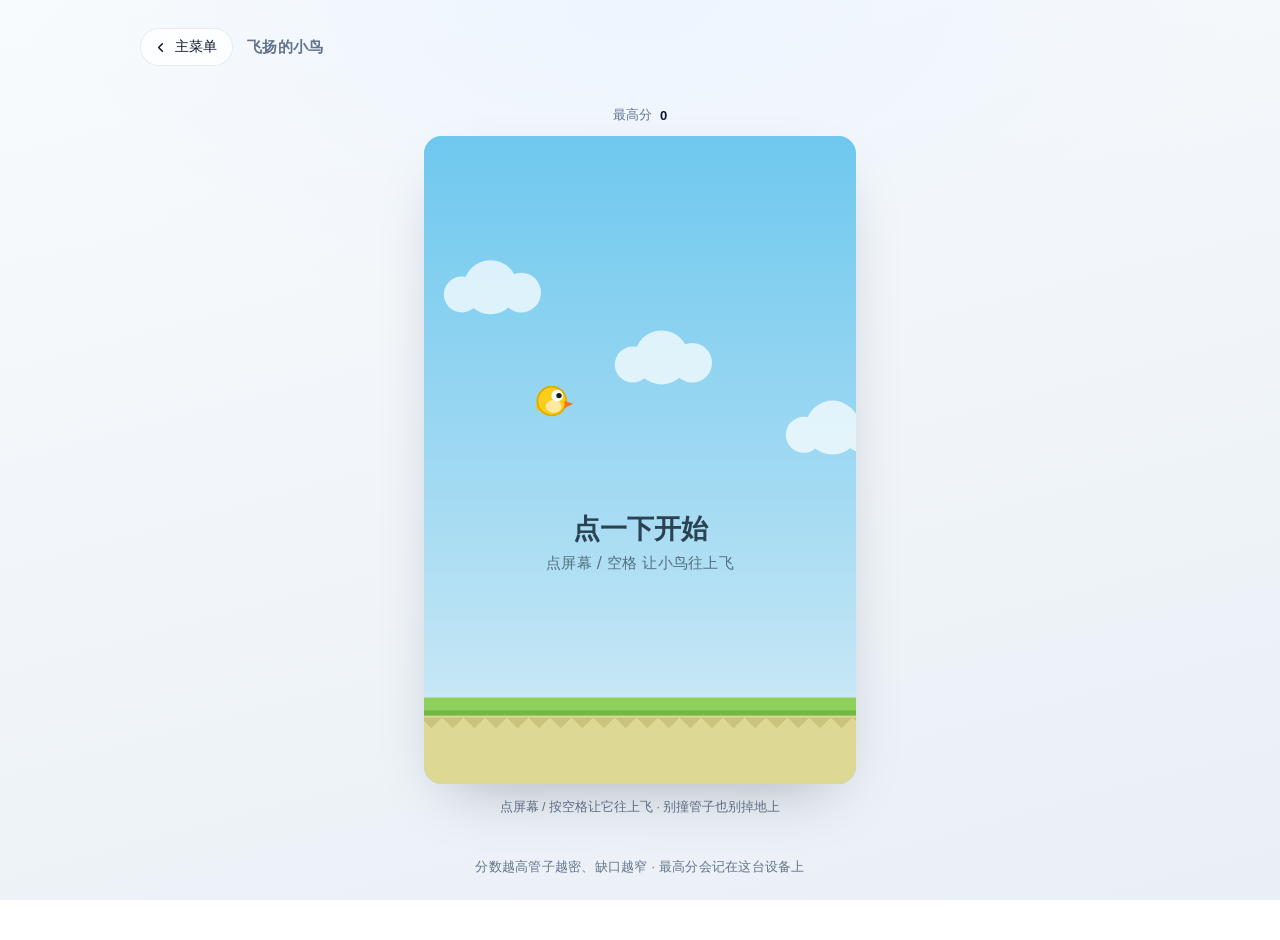
<file: flappy.html>
<!DOCTYPE html>
<html lang="zh-CN">
<head>
<meta charset="UTF-8">
<meta name="viewport" content="width=device-width, initial-scale=1, viewport-fit=cover">
<meta name="theme-color" content="#f6f9fc" media="(prefers-color-scheme: light)">
<meta name="theme-color" content="#0b1220" media="(prefers-color-scheme: dark)">
<title>飞扬的小鸟 · 小站</title>
<link rel="icon" href="data:image/svg+xml,%3Csvg xmlns='http://www.w3.org/2000/svg' viewBox='0 0 64 64'%3E%3Crect width='64' height='64' rx='14' fill='%237dd3fc'/%3E%3Ccircle cx='28' cy='34' r='14' fill='%23facc15'/%3E%3Ccircle cx='33' cy='30' r='5' fill='%23fff'/%3E%3Ccircle cx='34' cy='30' r='2' fill='%23111'/%3E%3Cpath d='M42 34l9 3-9 3z' fill='%23f97316'/%3E%3C/svg%3E">
<link rel="stylesheet" href="css/site.css">
<style>
  .view { animation: fadein .28s ease-out both; }
  @keyframes fadein { from { opacity: 0; transform: translateY(8px); } to { opacity: 1; transform: none; } }

  .stage { display: flex; flex-direction: column; align-items: center; gap: 12px; }

  .board-wrap {
    position: relative;
    width: min(48vh, 440px, 92vw);
    aspect-ratio: 2 / 3;
    border-radius: 18px;
    overflow: hidden;
    background: #7dd3fc;
    box-shadow: var(--shadow);
    touch-action: none;
    -webkit-user-select: none; user-select: none;
    cursor: pointer;
  }
  #board { display: block; width: 100%; height: 100%; }

  .best {
    font-size: 13px; color: var(--muted);
    display: flex; align-items: center; gap: 8px;
  }
  .best b { color: var(--ink); font-variant-numeric: tabular-nums; }

  .overlay {
    position: absolute; inset: 0;
    display: grid; place-items: center;
    background: rgba(8, 15, 24, .42);
    -webkit-backdrop-filter: blur(3px); backdrop-filter: blur(3px);
    z-index: 5; animation: fadein .22s ease-out both;
  }
  .overlay[hidden] { display: none; }
  .ov-card { text-align: center; padding: 20px 24px; background: var(--surface-solid); border-radius: 16px; box-shadow: var(--shadow); max-width: 84%; }
  .ov-card h2 { margin: 0 0 6px; font-size: 22px; }
  .ov-card p { margin: 0 0 14px; color: var(--muted); font-size: 13px; }
  .ov-score { font-size: 34px; font-weight: 800; line-height: 1; margin: 4px 0 2px; font-variant-numeric: tabular-nums; }
  .ov-card .row { display: flex; gap: 10px; justify-content: center; flex-wrap: wrap; }

  .hint { margin: 0; font-size: 12.5px; color: var(--muted); text-align: center; line-height: 1.8; }
</style>
</head>
<body>
<div class="wrap">
  <div class="topbar">
    <a class="back" href="index.html">
      <svg viewBox="0 0 24 24" fill="none" stroke="currentColor" stroke-width="2.4" stroke-linecap="round" stroke-linejoin="round" aria-hidden="true"><path d="M15 18l-6-6 6-6"/></svg>
      主菜单
    </a>
    <h2>飞扬的小鸟</h2>
  </div>

  <main>
    <div class="stage">
      <div class="best">最高分 <b id="best-score">0</b></div>

      <div class="board-wrap" id="board-wrap">
        <canvas id="board"></canvas>
        <div class="overlay" id="overlay" hidden>
          <div class="ov-card">
            <h2 id="ov-title">撞上了</h2>
            <div class="ov-score" id="ov-score">0</div>
            <p id="ov-desc"></p>
            <div class="row">
              <button class="btn btn-primary" id="btn-again" type="button">再来一次</button>
            </div>
          </div>
        </div>
      </div>

      <p class="hint">点屏幕 / 按空格让它往上飞 · 别撞管子也别掉地上</p>
    </div>
  </main>

  <footer class="foot">分数越高管子越密、缺口越窄 · 最高分会记在这台设备上</footer>
</div>

<script src="js/flappy-engine.js"></script>
<script src="js/flappy.js"></script>
</body>
</html>
</file>
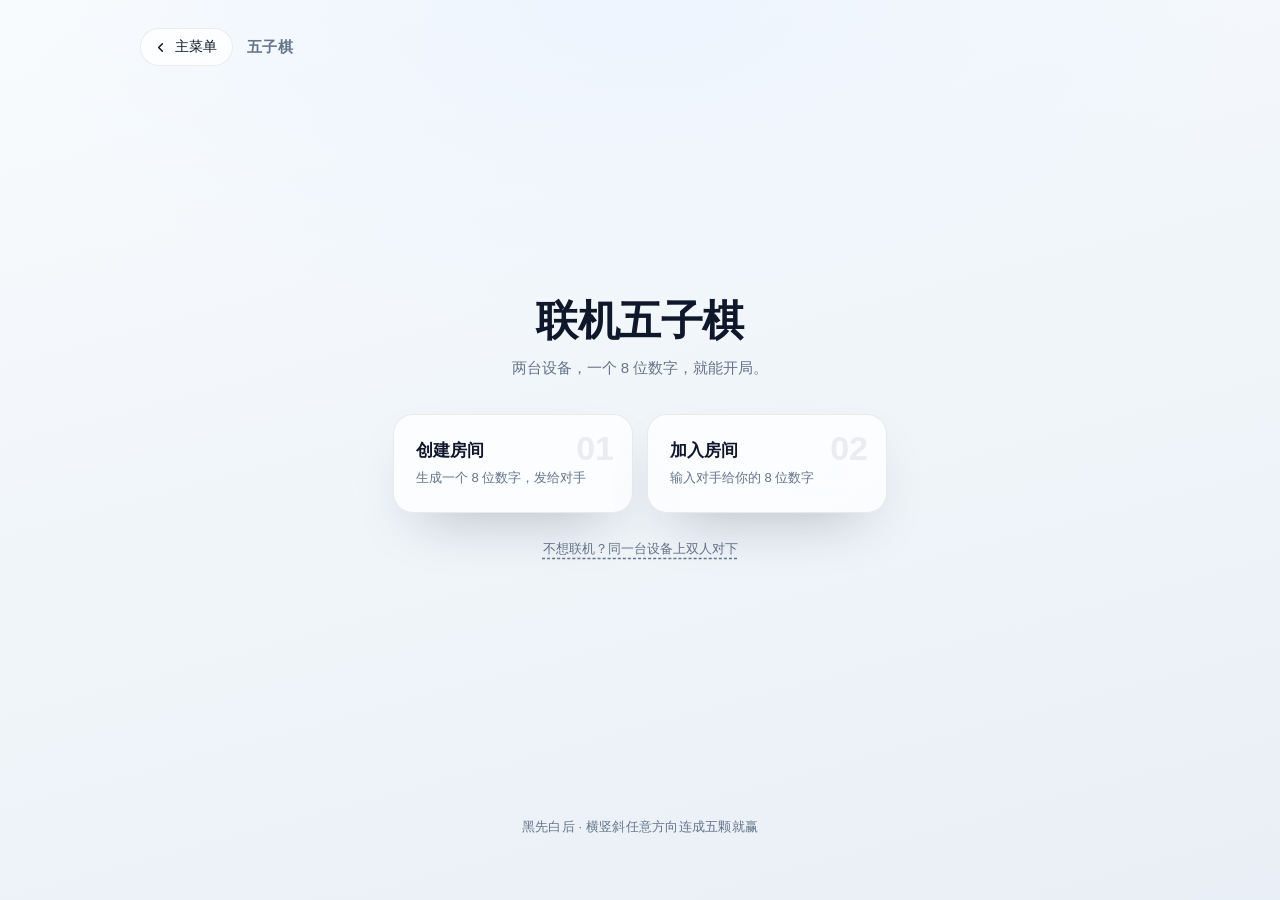
<file: gomoku.html>
﻿<!DOCTYPE html>
<html lang="zh-CN">
<head>
<meta charset="UTF-8">
<meta name="viewport" content="width=device-width, initial-scale=1, viewport-fit=cover">
<meta name="theme-color" content="#f6f9fc" media="(prefers-color-scheme: light)">
<meta name="theme-color" content="#0b1220" media="(prefers-color-scheme: dark)">
<title>联机五子棋 · 小站</title>
<link rel="icon" href="data:image/svg+xml,%3Csvg xmlns='http://www.w3.org/2000/svg' viewBox='0 0 64 64'%3E%3Crect width='64' height='64' rx='14' fill='%230f172a'/%3E%3Ccircle cx='24' cy='26' r='9' fill='%23111'%3E%3C/circle%3E%3Ccircle cx='40' cy='40' r='9' fill='%23fff'/%3E%3C/svg%3E">
<link rel="stylesheet" href="css/site.css?v=15">
<style>
  .view { animation: fadein .28s ease-out both; }
  @keyframes fadein { from { opacity: 0; transform: translateY(8px); } to { opacity: 1; transform: none; } }

  #view-lobby {
    display: flex;
    flex-direction: column;
    justify-content: center;
    min-height: calc(100vh - 260px);
  }

  #view-lobby[hidden] { display: none; }

  .hero { text-align: center; margin: 0 0 clamp(24px, 4vh, 40px); }
  .hero h1 { margin: 0 0 10px; font-size: clamp(28px, 5.6vw, 42px); font-weight: 700; letter-spacing: -.01em; }
  .hero p { margin: 0; color: var(--muted); font-size: clamp(13.5px, 2.4vw, 15px); }

  .modes {
    display: grid;
    grid-template-columns: repeat(auto-fit, minmax(240px, 1fr));
    gap: 14px;
    max-width: 820px;
    margin: 0 auto;
  }

  .mode {
    position: relative;
    text-align: left;
    padding: 24px 22px;
    border-radius: 20px;
    border: 1px solid var(--line);
    background: var(--surface);
    -webkit-backdrop-filter: saturate(180%) blur(18px);
    backdrop-filter: saturate(180%) blur(18px);
    box-shadow: var(--shadow);
    color: var(--ink);
    font: inherit;
    cursor: pointer;
    overflow: hidden;
    transition: transform .2s cubic-bezier(.2,.8,.25,1), border-color .2s ease;
  }

  .mode:hover { transform: translateY(-3px); border-color: color-mix(in srgb, var(--accent) 45%, transparent); }
  .mode:active { transform: translateY(-1px) scale(.995); }
  .mode-num { position: absolute; right: 18px; top: 14px; font-size: 34px; font-weight: 800; opacity: .07; font-variant-numeric: tabular-nums; }
  .mode h3 { margin: 0 0 6px; font-size: 17px; font-weight: 650; }
  .mode p { margin: 0; font-size: 13px; color: var(--muted); line-height: 1.6; }

  .link {
    display: block; margin: 26px auto 0;
    background: none; border: 0; color: var(--muted); font: inherit; font-size: 13px;
    cursor: pointer; text-decoration: underline; text-underline-offset: 4px; text-decoration-style: dashed;
  }
  .link:hover { color: var(--accent); }

  #view-code, #view-join { text-align: center; max-width: 520px; margin: 0 auto; padding-top: clamp(20px, 8vh, 72px); }
  #view-code h2, #view-join h2 { font-size: clamp(18px, 3.4vw, 22px); font-weight: 600; color: var(--muted); margin: 0 0 22px; }

  .code {
    font-family: ui-monospace, SFMono-Regular, Menlo, Consolas, monospace;
    font-size: clamp(38px, 11vw, 62px);
    font-weight: 700; letter-spacing: .12em;
    padding: 18px 0 18px .12em;
    border-radius: 18px;
    background: var(--surface-solid);
    border: 1px dashed color-mix(in srgb, var(--accent) 45%, transparent);
    color: var(--accent);
    box-shadow: var(--shadow);
    user-select: all;
  }

  .code-input {
    width: 100%;
    font-family: ui-monospace, SFMono-Regular, Menlo, Consolas, monospace;
    font-size: clamp(30px, 8vw, 46px);
    font-weight: 700; letter-spacing: .1em; text-align: center;
    padding: 16px 10px; border-radius: 18px;
    border: 1px solid var(--line);
    background: var(--surface-solid);
    color: var(--ink);
    box-shadow: var(--shadow);
  }

  .code-input:focus { outline: none; border-color: var(--accent); box-shadow: 0 0 0 4px var(--accent-soft); }
  .code-input::placeholder { color: var(--muted); opacity: .35; }
  .code-actions { display: flex; gap: 10px; justify-content: center; margin-top: 20px; flex-wrap: wrap; }

  .waiting { margin-top: 24px; display: flex; align-items: center; justify-content: center; gap: 10px; color: var(--muted); font-size: 13.5px; }
  .pulse { width: 8px; height: 8px; border-radius: 50%; background: var(--accent); animation: pulse 1.2s ease-in-out infinite; }
  @keyframes pulse { 0%,100% { opacity: .25; transform: scale(.8); } 50% { opacity: 1; transform: scale(1.15); } }
  .err { min-height: 20px; margin: 12px 0 0; color: #ef4444; font-size: 13px; }

  /* ---------------- 棋盘 ---------------- */
  .game { display: flex; flex-direction: column; align-items: center; gap: 14px; }

  .game-head {
    width: min(92vw, 560px);
    display: flex; align-items: center; justify-content: space-between; gap: 12px;
  }

  .turn {
    display: inline-flex; align-items: center; gap: 8px;
    font-size: 15px; font-weight: 600;
    padding: 8px 14px; border-radius: 999px;
    background: var(--surface); border: 1px solid var(--line);
    box-shadow: var(--shadow-sm);
  }

  .turn .dot { width: 12px; height: 12px; border-radius: 50%; background: #111827; border: 1px solid rgba(255,255,255,.35); transition: background .2s ease; }
  .turn .dot.white { background: #f8fafc; border-color: rgba(15,23,42,.25); }
  .turn .dot.over { background: var(--muted); }

  .side { font-size: 12.5px; color: var(--muted); }

  .board {
    position: relative;
    width: min(92vw, 560px);
    aspect-ratio: 1;
    border-radius: 12px;
    background: linear-gradient(150deg, #f2dcb3 0%, #ecd3a4 55%, #e5c894 100%);
    box-shadow: 0 24px 60px -30px rgba(60, 40, 10, .75), inset 0 0 0 1px rgba(120, 80, 30, .28);
    touch-action: manipulation;
  }

  .board.locked { cursor: not-allowed; }

  .grid { position: absolute; inset: 6%; }

  .lines { position: absolute; inset: 0; width: 100%; height: 100%; display: block; }

  .stones { position: absolute; inset: 0; }

  .stone {
    position: absolute;
    width: calc(100% / 14 * 0.86);
    aspect-ratio: 1;
    transform: translate(-50%, -50%);
    border-radius: 50%;
  }

  .stone.drop { animation: drop .16s ease-out; }

  @keyframes drop { from { transform: translate(-50%, -50%) scale(.4); opacity: 0; } to { transform: translate(-50%, -50%) scale(1); opacity: 1; } }

  .stone.b {
    background: radial-gradient(circle at 34% 28%, #4b5563 0%, #1f2937 55%, #0b1220 100%);
    box-shadow: 0 2px 5px rgba(0, 0, 0, .45);
  }

  .stone.w {
    background: radial-gradient(circle at 34% 28%, #ffffff 0%, #f1f5f9 55%, #cbd5e1 100%);
    box-shadow: 0 2px 5px rgba(0, 0, 0, .35), inset 0 0 0 1px rgba(15, 23, 42, .12);
  }

  .stone.last::after {
    content: "";
    position: absolute;
    inset: 38%;
    border-radius: 50%;
    background: #ef4444;
  }

  .stone.win { box-shadow: 0 0 0 2px #f59e0b, 0 0 14px 2px rgba(245, 158, 11, .8); }

  .ghost {
    position: absolute;
    width: calc(100% / 14 * 0.86);
    aspect-ratio: 1;
    transform: translate(-50%, -50%);
    border-radius: 50%;
    opacity: .32;
    pointer-events: none;
  }

  .ghost[hidden] { display: none; }
  .ghost.b { background: #1f2937; }
  .ghost.w { background: #f8fafc; box-shadow: inset 0 0 0 1px rgba(15, 23, 42, .2); }

  .game-actions { display: flex; gap: 10px; }

  .result {
    position: absolute; inset: 0;
    display: grid; place-items: center;
    background: rgba(20, 14, 4, .55);
    -webkit-backdrop-filter: blur(3px); backdrop-filter: blur(3px);
    border-radius: 12px;
    z-index: 5;
    animation: fadein .25s ease-out both;
  }

  .result[hidden] { display: none; }

  .result-card {
    background: var(--surface-solid); color: var(--ink);
    border-radius: 18px; padding: 26px 30px; text-align: center;
    box-shadow: 0 30px 60px -20px rgba(0, 0, 0, .6);
    max-width: 84%;
  }

  .result-card h3 { margin: 0 0 6px; font-size: 24px; font-weight: 750; }
  .result-card p { margin: 0 0 18px; color: var(--muted); font-size: 13px; }
  .result-card .row { display: flex; gap: 10px; justify-content: center; flex-wrap: wrap; }

  .toast {
    position: fixed; left: 50%; bottom: 32px; transform: translateX(-50%);
    background: rgba(15, 23, 42, .92); color: #fff; font-size: 13.5px;
    padding: 10px 18px; border-radius: 999px;
    box-shadow: 0 12px 30px -12px rgba(0, 0, 0, .8);
    z-index: 60;
    animation: toastin .25s ease-out both;
  }

  .toast[hidden] { display: none; }
  @keyframes toastin { from { opacity: 0; transform: translate(-50%, 10px); } to { opacity: 1; transform: translate(-50%, 0); } }
</style>
</head>
<body>
<div class="wrap">
  <div class="topbar">
    <a class="back" href="index.html">
      <svg viewBox="0 0 24 24" fill="none" stroke="currentColor" stroke-width="2.4" stroke-linecap="round" stroke-linejoin="round" aria-hidden="true"><path d="M15 18l-6-6 6-6"/></svg>
      主菜单
    </a>
    <h2>五子棋</h2>
  </div>

  <main>
    <section id="view-lobby" class="view">
      <div class="hero">
        <h1>联机五子棋</h1>
        <p>两台设备，一个 8 位数字，就能开局。</p>
      </div>
      <div class="modes">
        <button class="mode" id="btn-host" type="button">
          <span class="mode-num">01</span>
          <h3>创建房间</h3>
          <p>生成一个 8 位数字，发给对手</p>
        </button>
        <button class="mode" id="btn-join" type="button">
          <span class="mode-num">02</span>
          <h3>加入房间</h3>
          <p>输入对手给你的 8 位数字</p>
        </button>
      </div>
      <button class="link" id="btn-local" type="button">不想联机？同一台设备上双人对下</button>
    </section>

    <section id="view-code" class="view" hidden>
      <h2>把这个数字发给对手</h2>
      <div class="code" id="room-code">--------</div>
      <div class="code-actions">
        <button class="btn" id="btn-copy" type="button">复制数字</button>
        <button class="btn btn-ghost" id="btn-cancel-host" type="button">取消</button>
      </div>
      <div class="waiting"><span class="pulse"></span><span id="host-status">等待对手加入…</span></div>
    </section>

    <section id="view-join" class="view" hidden>
      <h2>输入对手的 8 位数字</h2>
      <input id="join-input" class="code-input" type="text" inputmode="numeric" autocomplete="off" maxlength="8" placeholder="00000000" aria-label="房间数字">
      <p class="err" id="join-error"></p>
      <div class="code-actions">
        <button class="btn btn-primary" id="btn-do-join" type="button">加入对局</button>
        <button class="btn btn-ghost" id="btn-cancel-join" type="button">返回</button>
      </div>
    </section>

    <section id="view-game" class="view" hidden>
      <div class="game">
        <div class="game-head">
          <div class="turn"><span class="dot" id="turn-dot"></span><span id="turn-label">黑方落子</span></div>
          <div class="side" id="side-label">本地双人</div>
        </div>

        <div class="board" id="board">
          <div class="grid" id="grid">
            <svg class="lines" id="lines" viewBox="-0.6 -0.6 15.2 15.2" aria-hidden="true"></svg>
            <div class="stones" id="stones"></div>
            <div class="ghost" id="ghost" hidden></div>
          </div>
          <div class="result" id="result" hidden>
            <div class="result-card">
              <h3 id="result-title">黑方胜</h3>
              <p id="result-desc"></p>
              <div class="row">
                <button class="btn btn-primary" id="btn-again" type="button">再来一局</button>
                <button class="btn" id="btn-back-menu" type="button">回到大厅</button>
              </div>
            </div>
          </div>
        </div>

        <div class="game-actions">
          <button class="btn btn-ghost" id="btn-resign" type="button">认输</button>
          <button class="btn btn-ghost" id="btn-leave" type="button">离开</button>
        </div>
      </div>
    </section>
  </main>

  <footer class="foot">黑先白后 · 横竖斜任意方向连成五颗就赢</footer>
</div>

<div class="toast" id="toast" hidden></div>

<script src="js/vendor/mqtt.min.js?v=18"></script>
<script src="js/engine-gomoku.js?v=18"></script>
<script src="js/net.js?v=18"></script>
<script src="js/gomoku-ui.js?v=18"></script>
</body>
</html>
</file>
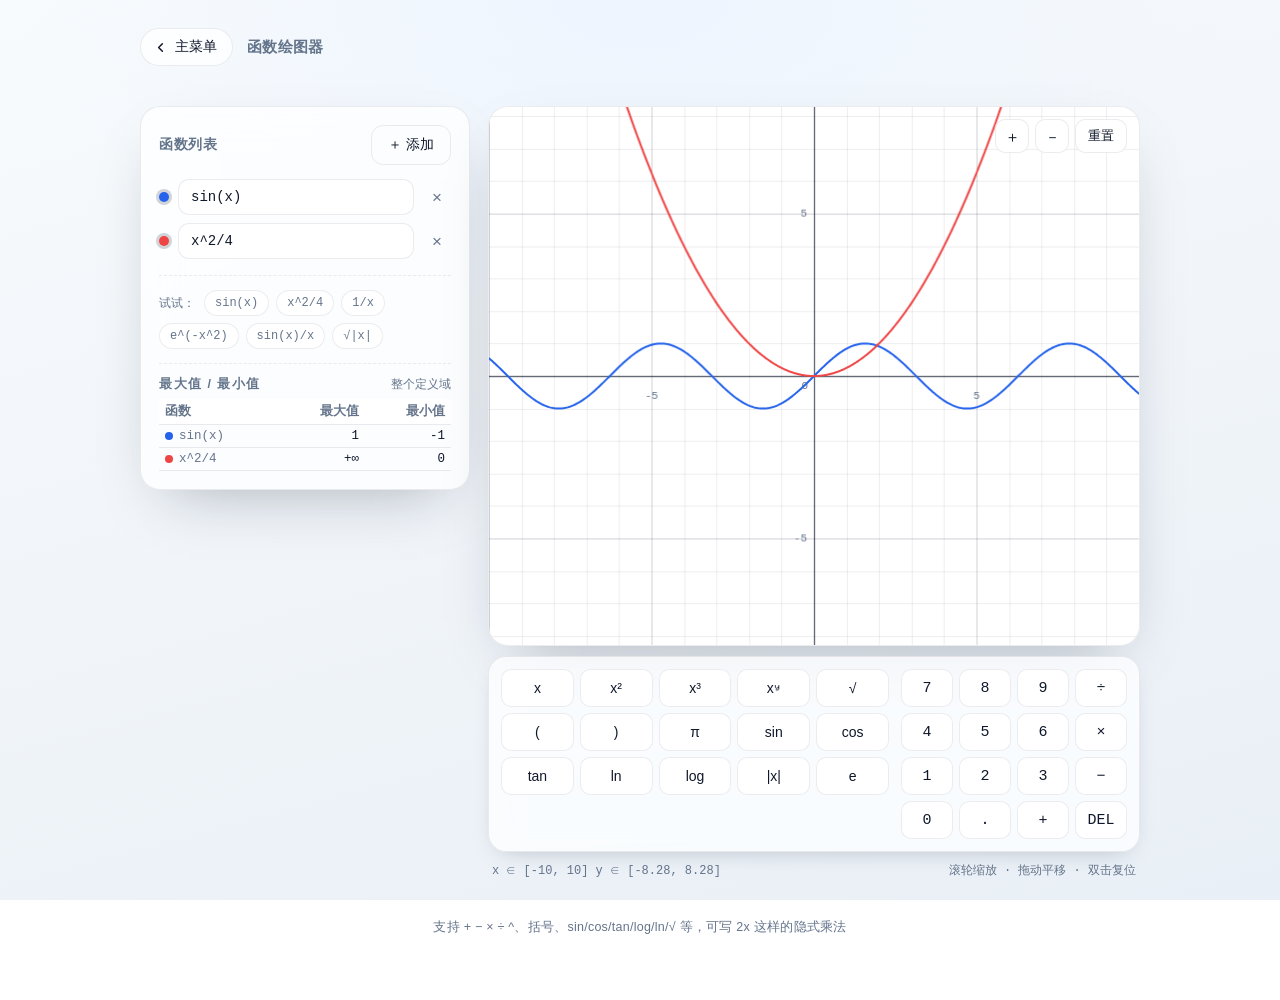
<file: plotter.html>
﻿<!DOCTYPE html>
<html lang="zh-CN">
<head>
<meta charset="UTF-8">
<meta name="viewport" content="width=device-width, initial-scale=1, viewport-fit=cover">
<meta name="theme-color" content="#f6f9fc" media="(prefers-color-scheme: light)">
<meta name="theme-color" content="#0b1220" media="(prefers-color-scheme: dark)">
<title>函数绘图器 · 小站</title>
<link rel="icon" href="data:image/svg+xml,%3Csvg xmlns='http://www.w3.org/2000/svg' viewBox='0 0 64 64'%3E%3Crect width='64' height='64' rx='14' fill='%232563eb'/%3E%3Cpath d='M10 44c9 0 12-24 22-24s8 24 22 24' fill='none' stroke='%23fff' stroke-width='5' stroke-linecap='round'/%3E%3C/svg%3E">
<link rel="stylesheet" href="css/site.css?v=15">
<style>
  .plotter {
    display: grid;
    grid-template-columns: 330px minmax(0, 1fr);
    gap: 18px;
    align-items: start;
  }

  /* ---------- 左侧函数面板 ---------- */
  .panel {
    padding: 18px;
    border-radius: 20px;
    border: 1px solid var(--line);
    background: var(--surface);
    -webkit-backdrop-filter: saturate(180%) blur(18px);
    backdrop-filter: saturate(180%) blur(18px);
    box-shadow: var(--shadow);
  }

  .panel-head {
    display: flex;
    align-items: center;
    justify-content: space-between;
    margin-bottom: 14px;
  }

  .panel-head h3 {
    margin: 0;
    font-size: 14px;
    font-weight: 650;
    letter-spacing: .04em;
    color: var(--muted);
  }

  .frow {
    display: flex;
    align-items: center;
    gap: 9px;
    margin-bottom: 8px;
  }

  .swatch {
    flex: 0 0 auto;
    width: 10px;
    height: 10px;
    border-radius: 50%;
    box-shadow: 0 0 0 3px color-mix(in srgb, currentColor 18%, transparent);
  }

  .finput {
    flex: 1 1 auto;
    min-width: 0;
    font: inherit;
    font-size: 14px;
    font-family: ui-monospace, SFMono-Regular, Menlo, Consolas, monospace;
    padding: 9px 12px;
    border-radius: 11px;
    border: 1px solid var(--line);
    background: var(--surface-solid);
    color: var(--ink);
    transition: border-color .16s ease, box-shadow .16s ease;
  }

  .finput:focus { border-color: var(--accent); box-shadow: 0 0 0 3px var(--accent-soft); outline: none; }
  .finput.invalid { border-color: #ef4444; box-shadow: 0 0 0 3px rgba(239, 68, 68, .12); }

  .finput.flash { animation: flashring .5s ease-out; }

  @keyframes flashring {
    0% { box-shadow: 0 0 0 2px var(--accent); }
    100% { box-shadow: 0 0 0 10px transparent; }
  }

  .fdel {
    flex: 0 0 auto;
    width: 28px;
    height: 28px;
    border-radius: 9px;
    border: 1px solid transparent;
    background: transparent;
    color: var(--muted);
    font-size: 17px;
    line-height: 1;
    cursor: pointer;
    transition: background .16s ease, color .16s ease;
  }

  .fdel:hover { background: rgba(239, 68, 68, .1); color: #ef4444; }

  .ferr {
    margin: -3px 0 10px 34px;
    font-size: 12px;
    color: #ef4444;
    line-height: 1.5;
    min-height: 0;
  }

  .ferr:empty { display: none; }

  .presets {
    margin-top: 16px;
    padding-top: 14px;
    border-top: 1px dashed var(--line);
    display: flex;
    flex-wrap: wrap;
    gap: 7px;
    align-items: center;
  }

  .presets span {
    font-size: 12px;
    color: var(--muted);
    margin-right: 2px;
  }

  .presets button {
    font: inherit;
    font-size: 12px;
    font-family: ui-monospace, SFMono-Regular, Menlo, Consolas, monospace;
    padding: 5px 10px;
    border-radius: 999px;
    border: 1px solid var(--line);
    background: var(--surface-solid);
    color: var(--muted);
    cursor: pointer;
    transition: all .16s ease;
  }

  .presets button:hover { color: var(--accent); border-color: var(--accent); }

  /* ---------- 右侧画布 ---------- */
  .stage { display: flex; flex-direction: column; gap: 10px; }

  .canvas-wrap {
    position: relative;
    height: clamp(340px, 60vh, 620px);
    border-radius: 20px;
    border: 1px solid var(--line);
    background: var(--surface-solid);
    box-shadow: var(--shadow);
    overflow: hidden;
    cursor: grab;
    touch-action: none;
  }

  .canvas-wrap.dragging { cursor: grabbing; }

  #plot { position: absolute; inset: 0; width: 100%; height: 100%; display: block; }

  .toolbar {
    position: absolute;
    top: 12px;
    right: 12px;
    display: flex;
    gap: 6px;
    z-index: 2;
  }

  .toolbar button {
    width: 34px;
    height: 34px;
    border-radius: 10px;
    border: 1px solid var(--line);
    background: color-mix(in srgb, var(--surface-solid) 82%, transparent);
    -webkit-backdrop-filter: blur(10px);
    backdrop-filter: blur(10px);
    color: var(--ink);
    font-size: 15px;
    line-height: 1;
    cursor: pointer;
    display: grid;
    place-items: center;
    transition: all .16s ease;
  }

  .toolbar button:hover { border-color: var(--accent); color: var(--accent); }

  .toolbar button[data-act="reset"] { width: auto; padding: 0 12px; font-size: 12.5px; }

  .empty-hint {
    position: absolute;
    inset: 0;
    display: grid;
    place-items: center;
    pointer-events: none;
    color: var(--muted);
    font-size: 13.5px;
    text-align: center;
    padding: 20px;
  }

  .empty-hint[hidden] { display: none; }


  /* ---------- 数值表 ---------- */
  .values {
    margin-top: 14px;
    padding-top: 12px;
    border-top: 1px dashed var(--line);
  }

  .values-head {
    display: flex;
    align-items: center;
    justify-content: space-between;
    gap: 10px;
    margin-bottom: 6px;
  }

  .values-head h3 {
    margin: 0;
    font-size: 12.5px;
    font-weight: 650;
    letter-spacing: .12em;
    color: var(--muted);
  }

  .values-hint {
    font-size: 11.5px;
    color: var(--muted);
    font-family: ui-monospace, SFMono-Regular, Menlo, Consolas, monospace;
  }

  .values-scroll { max-height: 300px; overflow: auto; }

  .vtable {
    width: 100%;
    border-collapse: collapse;
    font-family: ui-monospace, SFMono-Regular, Menlo, Consolas, monospace;
    font-size: 12.5px;
    font-variant-numeric: tabular-nums;
  }

  .vtable th,
  .vtable td {
    padding: 4px 6px;
    text-align: right;
    white-space: nowrap;
    border-bottom: 1px solid var(--line);
  }

  .vtable th {
    position: sticky;
    top: 0;
    z-index: 1;
    background: var(--surface-solid);
    color: var(--muted);
    font-weight: 600;
  }

  .vtable th:first-child,
  .vtable td:first-child { text-align: left; color: var(--muted); }

  .vtable tbody tr:hover td { background: color-mix(in srgb, var(--accent) 7%, transparent); }
  .vtable tbody tr.active td { background: var(--accent-soft); }

  .vtable .dot {
    display: inline-block;
    width: 8px;
    height: 8px;
    border-radius: 50%;
    margin-right: 6px;
    vertical-align: middle;
  }

  /* ---------- 数学键盘 ---------- */
  .kbd {
    display: flex;
    gap: 12px;
    flex-wrap: wrap;
    padding: 12px;
    border-radius: 18px;
    border: 1px solid var(--line);
    background: var(--surface);
    -webkit-backdrop-filter: saturate(180%) blur(16px);
    backdrop-filter: saturate(180%) blur(16px);
    box-shadow: var(--shadow-sm);
  }

  .kbd-group {
    display: grid;
    gap: 6px;
    align-content: start;
  }

  .kbd-fn {
    flex: 1 1 300px;
    grid-template-columns: repeat(5, minmax(0, 1fr));
  }

  .kbd-num {
    grid-template-columns: repeat(4, minmax(44px, 52px));
  }

  .kbd button {
    font: inherit;
    font-size: 14px;
    height: 38px;
    border-radius: 10px;
    border: 1px solid var(--line);
    background: var(--surface-solid);
    color: var(--ink);
    cursor: pointer;
    transition: border-color .15s ease, color .15s ease, transform .09s ease, background .15s ease;
    -webkit-tap-highlight-color: transparent;
  }

  .kbd button:hover { border-color: var(--accent); color: var(--accent); }
  .kbd button:active { transform: translateY(1px); }

  .kbd-num button {
    font-family: ui-monospace, SFMono-Regular, Menlo, Consolas, monospace;
    font-size: 15px;
  }

  @media (max-width: 880px) {
    .kbd-num { grid-template-columns: repeat(4, minmax(0, 1fr)); flex: 1 1 100%; }
  }

  .status {
    display: flex;
    justify-content: space-between;
    gap: 12px;
    flex-wrap: wrap;
    font-size: 12px;
    color: var(--muted);
    font-family: ui-monospace, SFMono-Regular, Menlo, Consolas, monospace;
    padding: 0 4px;
  }

  @media (max-width: 880px) {
    .plotter { grid-template-columns: 1fr; }
    .panel { order: 2; }
    .stage { order: 1; }
    .canvas-wrap { height: clamp(300px, 46vh, 460px); }
  }
</style>
</head>
<body>
<div class="wrap">
  <div class="topbar">
    <a class="back" href="index.html">
      <svg viewBox="0 0 24 24" fill="none" stroke="currentColor" stroke-width="2.4" stroke-linecap="round" stroke-linejoin="round" aria-hidden="true"><path d="M15 18l-6-6 6-6"/></svg>
      主菜单
    </a>
    <h2>函数绘图器</h2>
  </div>

  <main class="plotter">
    <aside class="panel">
      <div class="panel-head">
        <h3>函数列表</h3>
        <button class="btn btn-ghost" id="btn-add" type="button">＋ 添加</button>
      </div>
      <div id="flist"></div>
      <div class="presets">
        <span>试试：</span>
        <button type="button" data-expr="sin(x)">sin(x)</button>
        <button type="button" data-expr="x^2/4">x^2/4</button>
        <button type="button" data-expr="1/x">1/x</button>
        <button type="button" data-expr="e^(-x^2)">e^(-x^2)</button>
        <button type="button" data-expr="sin(x)/x">sin(x)/x</button>
        <button type="button" data-expr="sqrt(abs(x))">√|x|</button>
      </div>
      <section class="values" id="values">
        <div class="values-head">
          <h3>最大值 / 最小值</h3>
          <span class="values-hint" id="values-hint"></span>
        </div>
        <div class="values-scroll">
          <table class="vtable" id="vtable"></table>
        </div>
      </section>
    </aside>

    <section class="stage">
      <div class="canvas-wrap" id="stage">
        <canvas id="plot"></canvas>
        <div class="toolbar">
          <button type="button" data-act="in" title="放大">＋</button>
          <button type="button" data-act="out" title="缩小">－</button>
          <button type="button" data-act="reset">重置</button>
        </div>
        <div class="empty-hint" id="empty" hidden>在左侧输入表达式，比如 <b>sin(x)</b></div>
      </div>
      <div class="kbd" id="kbd" aria-label="数学键盘">
        <div class="kbd-group kbd-fn">
          <button type="button" data-ins="x">x</button>
          <button type="button" data-ins="^2">x²</button>
          <button type="button" data-ins="^3">x³</button>
          <button type="button" data-ins="^">xʸ</button>
          <button type="button" data-ins="sqrt(">√</button>
          <button type="button" data-ins="(">(</button>
          <button type="button" data-ins=")">)</button>
          <button type="button" data-ins="π">π</button>
          <button type="button" data-ins="sin(">sin</button>
          <button type="button" data-ins="cos(">cos</button>
          <button type="button" data-ins="tan(">tan</button>
          <button type="button" data-ins="ln(">ln</button>
          <button type="button" data-ins="log(">log</button>
          <button type="button" data-ins="abs(">|x|</button>
          <button type="button" data-ins="e">e</button>
        </div>
        <div class="kbd-group kbd-num">
          <button type="button" data-ins="7">7</button>
          <button type="button" data-ins="8">8</button>
          <button type="button" data-ins="9">9</button>
          <button type="button" data-ins="/">÷</button>
          <button type="button" data-ins="4">4</button>
          <button type="button" data-ins="5">5</button>
          <button type="button" data-ins="6">6</button>
          <button type="button" data-ins="*">×</button>
          <button type="button" data-ins="1">1</button>
          <button type="button" data-ins="2">2</button>
          <button type="button" data-ins="3">3</button>
          <button type="button" data-ins="-">−</button>
          <button type="button" data-ins="0">0</button>
          <button type="button" data-ins=".">.</button>
          <button type="button" data-ins="+">+</button>
          <button type="button" data-act="back">DEL</button>
        </div>
      </div>


      <div class="status">
        <span id="range">x ∈ [−10, 10]</span>
        <span id="tipinfo">滚轮缩放 · 拖动平移 · 双击复位</span>
      </div>
    </section>
  </main>

  <footer class="foot">支持 + − × ÷ ^、括号、sin/cos/tan/log/ln/√ 等，可写 2x 这样的隐式乘法</footer>
</div>

<script src="js/expr.js?v=17"></script>
<script src="js/extremes.js?v=19"></script>
<script src="js/plotter.js?v=19"></script>
</body>
</html>
</file>
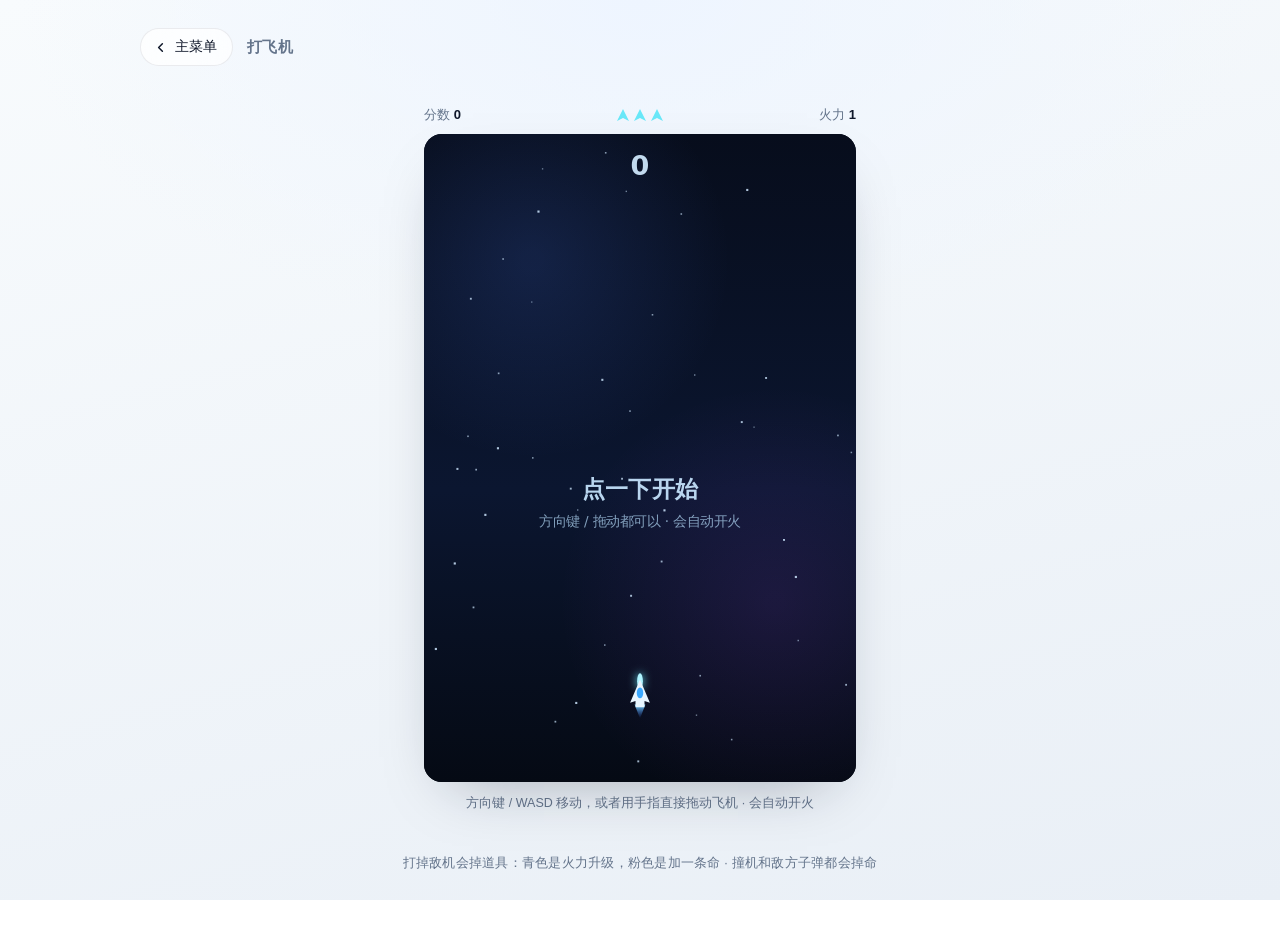
<file: shooter.html>
<!DOCTYPE html>
<html lang="zh-CN">
<head>
<meta charset="UTF-8">
<meta name="viewport" content="width=device-width, initial-scale=1, viewport-fit=cover">
<meta name="theme-color" content="#f6f9fc" media="(prefers-color-scheme: light)">
<meta name="theme-color" content="#0b1220" media="(prefers-color-scheme: dark)">
<title>打飞机 · 小站</title>
<link rel="icon" href="data:image/svg+xml,%3Csvg xmlns='http://www.w3.org/2000/svg' viewBox='0 0 64 64'%3E%3Crect width='64' height='64' rx='14' fill='%230b1220'/%3E%3Cpath d='M32 12l14 34-14-8-14 8z' fill='%2367e8f9'/%3E%3C/svg%3E">
<link rel="stylesheet" href="css/site.css">
<style>
  .view { animation: fadein .28s ease-out both; }
  @keyframes fadein { from { opacity: 0; transform: translateY(8px); } to { opacity: 1; transform: none; } }

  .stage { display: flex; flex-direction: column; align-items: center; gap: 10px; }

  .hud {
    width: min(48vh, 440px, 92vw);
    display: flex; align-items: center; justify-content: space-between;
    font-size: 13px; color: var(--muted);
  }
  .hud .val { color: var(--ink); font-weight: 700; font-variant-numeric: tabular-nums; }
  .lives { display: inline-flex; gap: 5px; }
  .lives i { width: 12px; height: 12px; background: #67e8f9; clip-path: polygon(50% 0, 100% 100%, 50% 76%, 0 100%); }
  .lives i.off { background: color-mix(in srgb, var(--muted) 35%, transparent); }

  .board-wrap {
    position: relative;
    width: min(48vh, 440px, 92vw);
    aspect-ratio: 2 / 3;
    border-radius: 18px;
    overflow: hidden;
    background: #060a14;
    box-shadow: var(--shadow);
    touch-action: none;
    -webkit-user-select: none; user-select: none;
    cursor: crosshair;
  }
  #board { display: block; width: 100%; height: 100%; }

  .overlay {
    position: absolute; inset: 0;
    display: grid; place-items: center;
    background: rgba(4, 8, 16, .55);
    -webkit-backdrop-filter: blur(3px); backdrop-filter: blur(3px);
    z-index: 5; animation: fadein .22s ease-out both;
  }
  .overlay[hidden] { display: none; }
  .ov-card { text-align: center; padding: 22px 26px; background: var(--surface-solid); border-radius: 16px; box-shadow: var(--shadow); max-width: 84%; }
  .ov-card h2 { margin: 0 0 6px; font-size: 22px; }
  .ov-card p { margin: 0 0 14px; color: var(--muted); font-size: 13px; }
  .ov-score { font-size: 34px; font-weight: 800; line-height: 1; margin: 4px 0 6px; font-variant-numeric: tabular-nums; }
  .ov-card .row { display: flex; gap: 10px; justify-content: center; flex-wrap: wrap; }

  .hint { margin: 0; font-size: 12.5px; color: var(--muted); text-align: center; line-height: 1.8; }
</style>
</head>
<body>
<div class="wrap">
  <div class="topbar">
    <a class="back" href="index.html">
      <svg viewBox="0 0 24 24" fill="none" stroke="currentColor" stroke-width="2.4" stroke-linecap="round" stroke-linejoin="round" aria-hidden="true"><path d="M15 18l-6-6 6-6"/></svg>
      主菜单
    </a>
    <h2>打飞机</h2>
  </div>

  <main>
    <div class="stage">
      <div class="hud">
        <div>分数 <span class="val" id="hud-score">0</span></div>
        <div class="lives" id="hud-lives"></div>
        <div>火力 <span class="val" id="hud-power">1</span></div>
      </div>

      <div class="board-wrap" id="board-wrap">
        <canvas id="board"></canvas>
        <div class="overlay" id="overlay" hidden>
          <div class="ov-card">
            <h2 id="ov-title">再来一次</h2>
            <div class="ov-score" id="ov-score">0</div>
            <p id="ov-desc"></p>
            <div class="row">
              <button class="btn btn-primary" id="btn-again" type="button">再来一次</button>
            </div>
          </div>
        </div>
      </div>

      <p class="hint">方向键 / WASD 移动，或者用手指直接拖动飞机 · 会自动开火</p>
    </div>
  </main>

  <footer class="foot">打掉敌机会掉道具：青色是火力升级，粉色是加一条命 · 撞机和敌方子弹都会掉命</footer>
</div>

<script src="js/shooter-engine.js"></script>
<script src="js/shooter.js"></script>
</body>
</html>
</file>
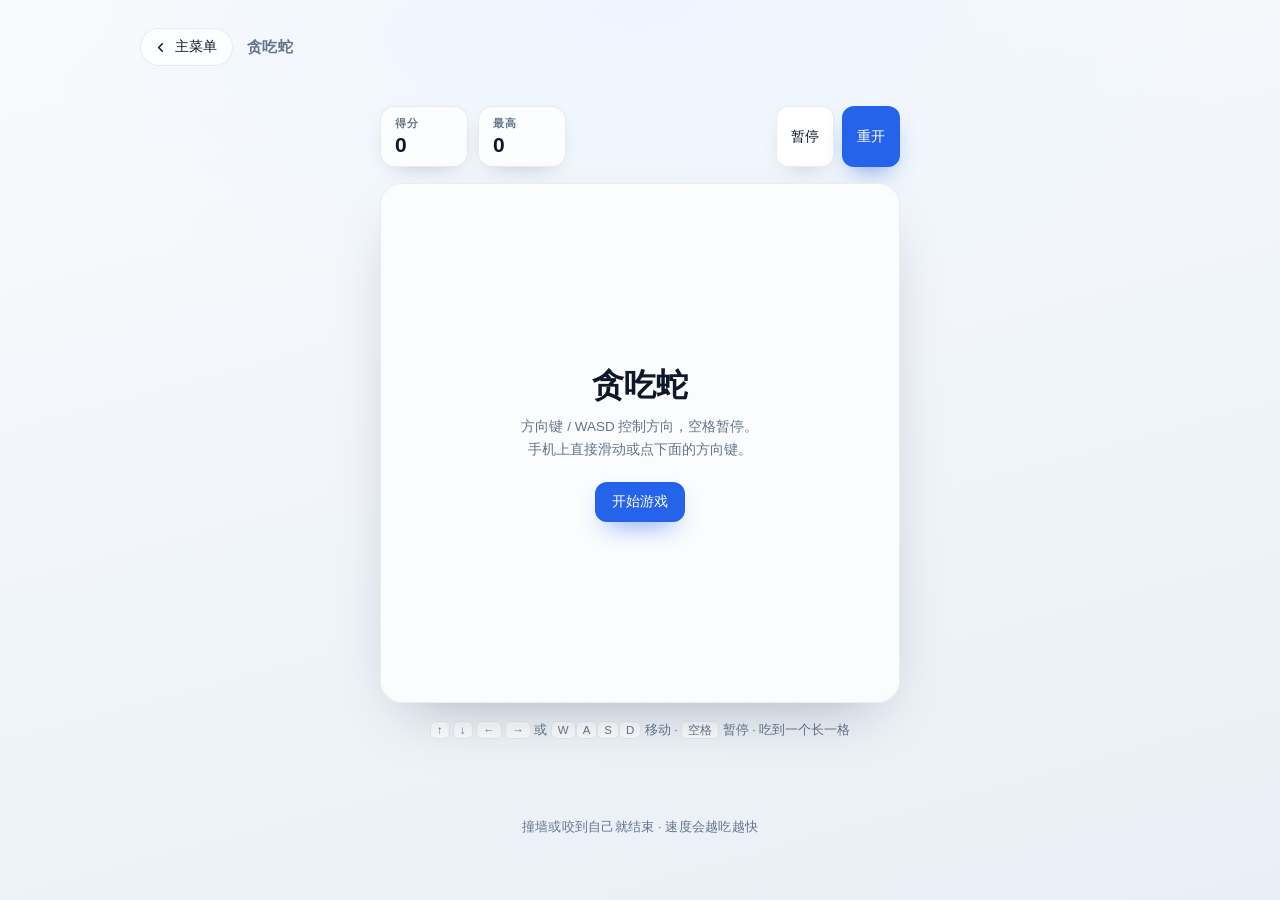
<file: snake.html>
﻿<!DOCTYPE html>
<html lang="zh-CN">
<head>
<meta charset="UTF-8">
<meta name="viewport" content="width=device-width, initial-scale=1, viewport-fit=cover">
<meta name="theme-color" content="#f6f9fc" media="(prefers-color-scheme: light)">
<meta name="theme-color" content="#0b1220" media="(prefers-color-scheme: dark)">
<title>贪吃蛇 · 小站</title>
<link rel="icon" href="data:image/svg+xml,%3Csvg xmlns='http://www.w3.org/2000/svg' viewBox='0 0 64 64'%3E%3Crect width='64' height='64' rx='14' fill='%2316a34a'/%3E%3Cpath d='M16 24h16a8 8 0 010 16H24' fill='none' stroke='%23fff' stroke-width='6' stroke-linecap='round'/%3E%3Ccircle cx='44' cy='22' r='5' fill='%23fff'/%3E%3C/svg%3E">
<link rel="stylesheet" href="css/site.css?v=15">
<style>
  .game-wrap { display: flex; flex-direction: column; align-items: center; gap: 16px; }

  .hud {
    width: min(92vw, 520px);
    display: flex;
    align-items: stretch;
    justify-content: space-between;
    gap: 10px;
  }

  .stats { display: flex; gap: 10px; }

  .stat {
    min-width: 88px;
    padding: 9px 14px;
    border-radius: 14px;
    background: var(--surface);
    border: 1px solid var(--line);
    -webkit-backdrop-filter: blur(14px);
    backdrop-filter: blur(14px);
    box-shadow: var(--shadow-sm);
    display: flex;
    flex-direction: column;
    gap: 2px;
  }

  .stat span { font-size: 11px; letter-spacing: .1em; color: var(--muted); font-weight: 600; }
  .stat strong { font-size: 21px; font-weight: 750; font-variant-numeric: tabular-nums; line-height: 1.15; }

  .hud-actions { display: flex; gap: 8px; }
  .hud-actions .btn { padding: 0 14px; }

  .board-wrap {
    position: relative;
    width: min(92vw, 520px);
    aspect-ratio: 1;
    border-radius: 22px;
    overflow: hidden;
    background: var(--surface-solid);
    border: 1px solid var(--line);
    box-shadow: var(--shadow);
  }

  #board { display: block; width: 100%; height: 100%; }

  .overlay {
    position: absolute;
    inset: 0;
    display: grid;
    place-items: center;
    text-align: center;
    padding: 24px;
    background: color-mix(in srgb, var(--bg-2) 72%, transparent);
    -webkit-backdrop-filter: blur(6px);
    backdrop-filter: blur(6px);
    animation: fade .25s ease-out both;
  }

  .overlay[hidden] { display: none; }

  @keyframes fade { from { opacity: 0; } to { opacity: 1; } }

  .overlay h2 { margin: 0 0 8px; font-size: clamp(24px, 5vw, 32px); font-weight: 750; }
  .overlay p { margin: 0 0 20px; color: var(--muted); font-size: 13.5px; line-height: 1.7; }
  .overlay .row { display: flex; gap: 10px; justify-content: center; flex-wrap: wrap; }

  .hint { margin: 0; font-size: 12.5px; color: var(--muted); text-align: center; line-height: 1.8; }

  .hint kbd {
    font-family: inherit;
    font-size: 11.5px;
    padding: 2px 6px;
    border-radius: 6px;
    border: 1px solid var(--line);
    background: var(--surface);
  }

  .pad { display: none; }

  @media (pointer: coarse) {
    .pad {
      display: grid;
      grid-template-columns: repeat(3, 56px);
      grid-template-rows: repeat(2, 56px);
      gap: 8px;
      justify-content: center;
      margin-top: 4px;
    }

    .pad button {
      width: 56px;
      height: 56px;
      border-radius: 14px;
      border: 1px solid var(--line);
      background: var(--surface-solid);
      color: var(--ink);
      font-size: 20px;
      box-shadow: var(--shadow-sm);
    }

    .pad button:active { transform: scale(.94); }
    .pad .up { grid-column: 2; grid-row: 1; }
    .pad .left { grid-column: 1; grid-row: 2; }
    .pad .down { grid-column: 2; grid-row: 2; }
    .pad .right { grid-column: 3; grid-row: 2; }
  }

  @media (max-width: 460px) {
    .hud { flex-direction: column; align-items: stretch; }
    .hud-actions { justify-content: flex-end; }
    .hud-actions .btn { padding: 9px 14px; }
  }
</style>
</head>
<body>
<div class="wrap">
  <div class="topbar">
    <a class="back" href="index.html">
      <svg viewBox="0 0 24 24" fill="none" stroke="currentColor" stroke-width="2.4" stroke-linecap="round" stroke-linejoin="round" aria-hidden="true"><path d="M15 18l-6-6 6-6"/></svg>
      主菜单
    </a>
    <h2>贪吃蛇</h2>
  </div>

  <main class="game-wrap">
    <div class="hud">
      <div class="stats">
        <div class="stat"><span>得分</span><strong id="score">0</strong></div>
        <div class="stat"><span>最高</span><strong id="best">0</strong></div>
      </div>
      <div class="hud-actions">
        <button class="btn" id="btn-pause" type="button">暂停</button>
        <button class="btn btn-primary" id="btn-restart" type="button">重开</button>
      </div>
    </div>

    <div class="board-wrap">
      <canvas id="board"></canvas>
      <div class="overlay" id="overlay">
        <div>
          <h2 id="ov-title">贪吃蛇</h2>
          <p id="ov-desc">方向键 / WASD 控制方向，空格暂停。<br>手机上直接滑动或点下面的方向键。</p>
          <div class="row">
            <button class="btn btn-primary" id="btn-start" type="button">开始游戏</button>
          </div>
        </div>
      </div>
    </div>

    <div class="pad" aria-hidden="true">
      <button class="up" data-dir="up" type="button">↑</button>
      <button class="left" data-dir="left" type="button">←</button>
      <button class="down" data-dir="down" type="button">↓</button>
      <button class="right" data-dir="right" type="button">→</button>
    </div>

    <p class="hint">
      <kbd>↑</kbd> <kbd>↓</kbd> <kbd>←</kbd> <kbd>→</kbd> 或 <kbd>W</kbd><kbd>A</kbd><kbd>S</kbd><kbd>D</kbd> 移动 · <kbd>空格</kbd> 暂停 · 吃到一个长一格
    </p>
  </main>

  <footer class="foot">撞墙或咬到自己就结束 · 速度会越吃越快</footer>
</div>

<script src="js/engine-snake.js?v=15"></script>
<script src="js/snake-game.js?v=15"></script>
</body>
</html>
</file>
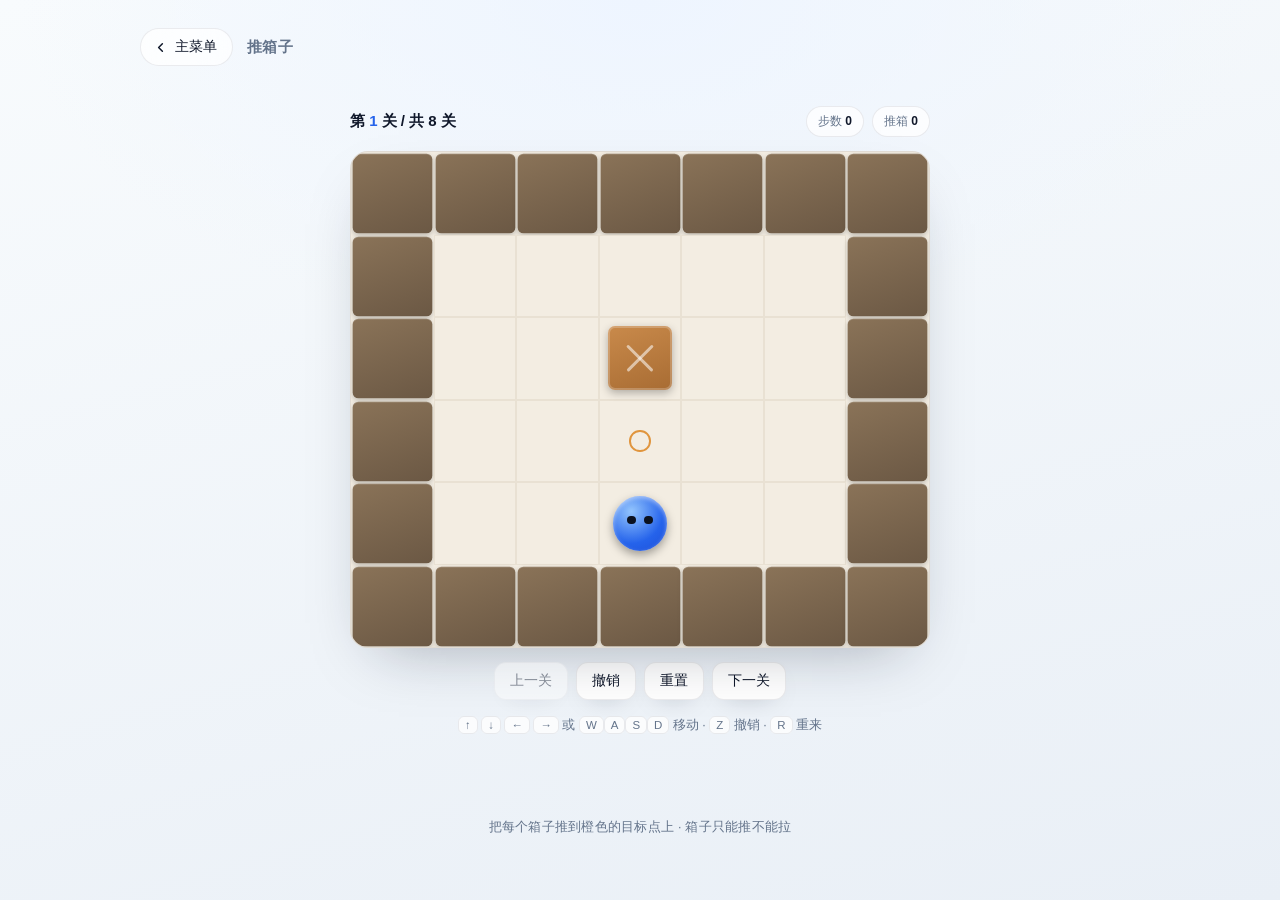
<file: sokoban.html>
﻿<!DOCTYPE html>
<html lang="zh-CN">
<head>
<meta charset="UTF-8">
<meta name="viewport" content="width=device-width, initial-scale=1, viewport-fit=cover">
<meta name="theme-color" content="#f6f9fc" media="(prefers-color-scheme: light)">
<meta name="theme-color" content="#0b1220" media="(prefers-color-scheme: dark)">
<title>推箱子 · 小站</title>
<link rel="icon" href="data:image/svg+xml,%3Csvg xmlns='http://www.w3.org/2000/svg' viewBox='0 0 64 64'%3E%3Crect width='64' height='64' rx='14' fill='%23d97706'/%3E%3Crect x='14' y='14' width='36' height='36' rx='6' fill='none' stroke='%23fff' stroke-width='5'/%3E%3Cpath d='M25 25l14 14M39 25L25 39' stroke='%23fff' stroke-width='4' stroke-linecap='round'/%3E%3C/svg%3E">
<link rel="stylesheet" href="css/site.css?v=15">
<style>
  :root {
    --floor: #f3ede2;
    --floor-line: rgba(120, 90, 40, .08);
    --wall: #6b5844;
    --wall-top: #8a7358;
    --goal: #d97706;
    --box: #c98a4b;
    --box-dark: #a86c33;
    --box-ok: #16a34a;
    --box-ok-dark: #0f7a37;
    --player: #2563eb;
    --player-dark: #1d4ed8;
  }

  @media (prefers-color-scheme: dark) {
    :root {
      --floor: #141b27;
      --floor-line: rgba(255, 255, 255, .05);
      --wall: #3b4a64;
      --wall-top: #4a5b79;
      --goal: #f59e0b;
      --box: #b4763a;
      --box-dark: #8e5626;
      --box-ok: #22c55e;
      --box-ok-dark: #15803d;
      --player: #3b82f6;
      --player-dark: #1d4ed8;
    }
  }

  .game-wrap { display: flex; flex-direction: column; align-items: center; gap: 14px; }

  .hud {
    width: min(92vw, 580px);
    display: flex;
    align-items: center;
    justify-content: space-between;
    gap: 10px;
    flex-wrap: wrap;
  }

  .level-name { font-size: 15px; font-weight: 650; }
  .level-name b { color: var(--accent); font-variant-numeric: tabular-nums; }

  .counters { display: flex; gap: 8px; }

  .chip {
    font-size: 12px;
    color: var(--muted);
    padding: 6px 11px;
    border-radius: 999px;
    border: 1px solid var(--line);
    background: var(--surface);
    font-variant-numeric: tabular-nums;
  }

  .chip b { color: var(--ink); font-weight: 650; }

  .stage {
    position: relative;
    width: min(92vw, 580px);
    border-radius: 18px;
    background: var(--floor);
    border: 1px solid var(--line);
    box-shadow: var(--shadow);
    overflow: hidden;
    touch-action: none;
    -webkit-user-select: none;
    user-select: none;
  }

  .tiles, .actors { position: absolute; inset: 0; }

  .tile {
    position: absolute;
    display: grid;
    place-items: center;
  }

  .tile.floor { background: var(--floor); box-shadow: inset 0 0 0 1px var(--floor-line); }
  .tile.wall {
    background: linear-gradient(160deg, var(--wall-top), var(--wall));
    border-radius: 6px;
    box-shadow: inset 0 1px 0 rgba(255, 255, 255, .18), 0 2px 6px rgba(0, 0, 0, .22);
    transform: scale(.96);
  }

  .tile .goal-dot {
    width: 26%;
    aspect-ratio: 1;
    border-radius: 50%;
    border: 2.5px solid var(--goal);
    opacity: .75;
  }

  .actor {
    position: absolute;
    display: grid;
    place-items: center;
    transition: left .12s ease, top .12s ease;
    will-change: left, top;
  }

  .box {
    width: 78%;
    height: 78%;
    border-radius: 7px;
    background: linear-gradient(160deg, var(--box), var(--box-dark));
    box-shadow: inset 0 0 0 2px rgba(255, 255, 255, .22), 0 3px 8px rgba(0, 0, 0, .28);
    position: relative;
    transition: background .18s ease, box-shadow .18s ease;
  }

  .box::before, .box::after {
    content: "";
    position: absolute;
    left: 50%;
    top: 50%;
    width: 56%;
    height: 2.5px;
    background: rgba(255, 255, 255, .55);
    border-radius: 2px;
  }

  .box::before { transform: translate(-50%, -50%) rotate(45deg); }
  .box::after { transform: translate(-50%, -50%) rotate(-45deg); }

  .box.on-goal {
    background: linear-gradient(160deg, var(--box-ok), var(--box-ok-dark));
    box-shadow: inset 0 0 0 2px rgba(255, 255, 255, .3), 0 0 16px -2px var(--box-ok);
  }

  .player {
    width: 66%;
    height: 66%;
    border-radius: 50%;
    background: radial-gradient(circle at 34% 28%, #93c5fd, var(--player) 60%, var(--player-dark));
    box-shadow: 0 4px 10px rgba(0, 0, 0, .35), inset 0 2px 4px rgba(255, 255, 255, .5);
    position: relative;
  }

  .player::before, .player::after {
    content: "";
    position: absolute;
    top: 36%;
    width: 16%;
    aspect-ratio: 1;
    border-radius: 50%;
    background: #0b1220;
  }

  .player::before { left: 26%; }
  .player::after { right: 26%; }

  .overlay {
    position: absolute;
    inset: 0;
    display: grid;
    place-items: center;
    background: color-mix(in srgb, var(--bg-2) 76%, transparent);
    -webkit-backdrop-filter: blur(6px);
    backdrop-filter: blur(6px);
    animation: fade .25s ease-out both;
    z-index: 5;
  }

  .overlay[hidden] { display: none; }

  @keyframes fade { from { opacity: 0; } to { opacity: 1; } }

  .ov-card { text-align: center; padding: 20px; }
  .ov-card h2 { margin: 0 0 6px; font-size: clamp(22px, 4.6vw, 30px); font-weight: 750; }
  .ov-card p { margin: 0 0 18px; color: var(--muted); font-size: 13.5px; }
  .ov-card .row { display: flex; gap: 10px; justify-content: center; flex-wrap: wrap; }

  .controls { display: flex; gap: 8px; flex-wrap: wrap; justify-content: center; }
  .controls .btn { padding: 9px 15px; }
  .btn:disabled { opacity: .45; cursor: not-allowed; transform: none; }

  .hint { margin: 0; font-size: 12.5px; color: var(--muted); text-align: center; line-height: 1.8; }

  .hint kbd {
    font-family: inherit;
    font-size: 11.5px;
    padding: 2px 6px;
    border-radius: 6px;
    border: 1px solid var(--line);
    background: var(--surface);
  }

  .pad { display: none; }

  @media (pointer: coarse) {
    .pad {
      display: grid;
      grid-template-columns: repeat(3, 52px);
      grid-template-rows: repeat(2, 52px);
      gap: 8px;
      justify-content: center;
    }

    .pad button {
      width: 52px;
      height: 52px;
      border-radius: 13px;
      border: 1px solid var(--line);
      background: var(--surface-solid);
      color: var(--ink);
      font-size: 19px;
      box-shadow: var(--shadow-sm);
    }

    .pad button:active { transform: scale(.94); }
    .pad .up { grid-column: 2; grid-row: 1; }
    .pad .left { grid-column: 1; grid-row: 2; }
    .pad .down { grid-column: 2; grid-row: 2; }
    .pad .right { grid-column: 3; grid-row: 2; }
  }
</style>
</head>
<body>
<div class="wrap">
  <div class="topbar">
    <a class="back" href="index.html">
      <svg viewBox="0 0 24 24" fill="none" stroke="currentColor" stroke-width="2.4" stroke-linecap="round" stroke-linejoin="round" aria-hidden="true"><path d="M15 18l-6-6 6-6"/></svg>
      主菜单
    </a>
    <h2>推箱子</h2>
  </div>

  <main class="game-wrap">
    <div class="hud">
      <div class="level-name">第 <b id="level-no">1</b> 关 / 共 <span id="level-total">8</span> 关</div>
      <div class="counters">
        <span class="chip">步数 <b id="moves">0</b></span>
        <span class="chip">推箱 <b id="pushes">0</b></span>
      </div>
    </div>

    <div class="stage" id="stage">
      <div class="tiles" id="tiles"></div>
      <div class="actors" id="actors"></div>
      <div class="overlay" id="overlay" hidden>
        <div class="ov-card">
          <h2 id="ov-title">过关！</h2>
          <p id="ov-desc">用了 12 步</p>
          <div class="row">
            <button class="btn btn-primary" id="btn-next" type="button">下一关</button>
            <button class="btn" id="btn-replay" type="button">再玩一次</button>
          </div>
        </div>
      </div>
    </div>

    <div class="controls">
      <button class="btn" id="btn-prev" type="button">上一关</button>
      <button class="btn" id="btn-undo" type="button">撤销</button>
      <button class="btn" id="btn-reset" type="button">重置</button>
      <button class="btn" id="btn-next-lv" type="button">下一关</button>
    </div>

    <div class="pad" aria-hidden="true">
      <button class="up" data-dir="up" type="button">↑</button>
      <button class="left" data-dir="left" type="button">←</button>
      <button class="down" data-dir="down" type="button">↓</button>
      <button class="right" data-dir="right" type="button">→</button>
    </div>

    <p class="hint">
      <kbd>↑</kbd> <kbd>↓</kbd> <kbd>←</kbd> <kbd>→</kbd> 或 <kbd>W</kbd><kbd>A</kbd><kbd>S</kbd><kbd>D</kbd> 移动 · <kbd>Z</kbd> 撤销 · <kbd>R</kbd> 重来
    </p>
  </main>

  <footer class="foot">把每个箱子推到橙色的目标点上 · 箱子只能推不能拉</footer>
</div>

<script src="js/engine-sokoban.js?v=15"></script>
<script src="js/sokoban-game.js?v=15"></script>
</body>
</html>
</file>
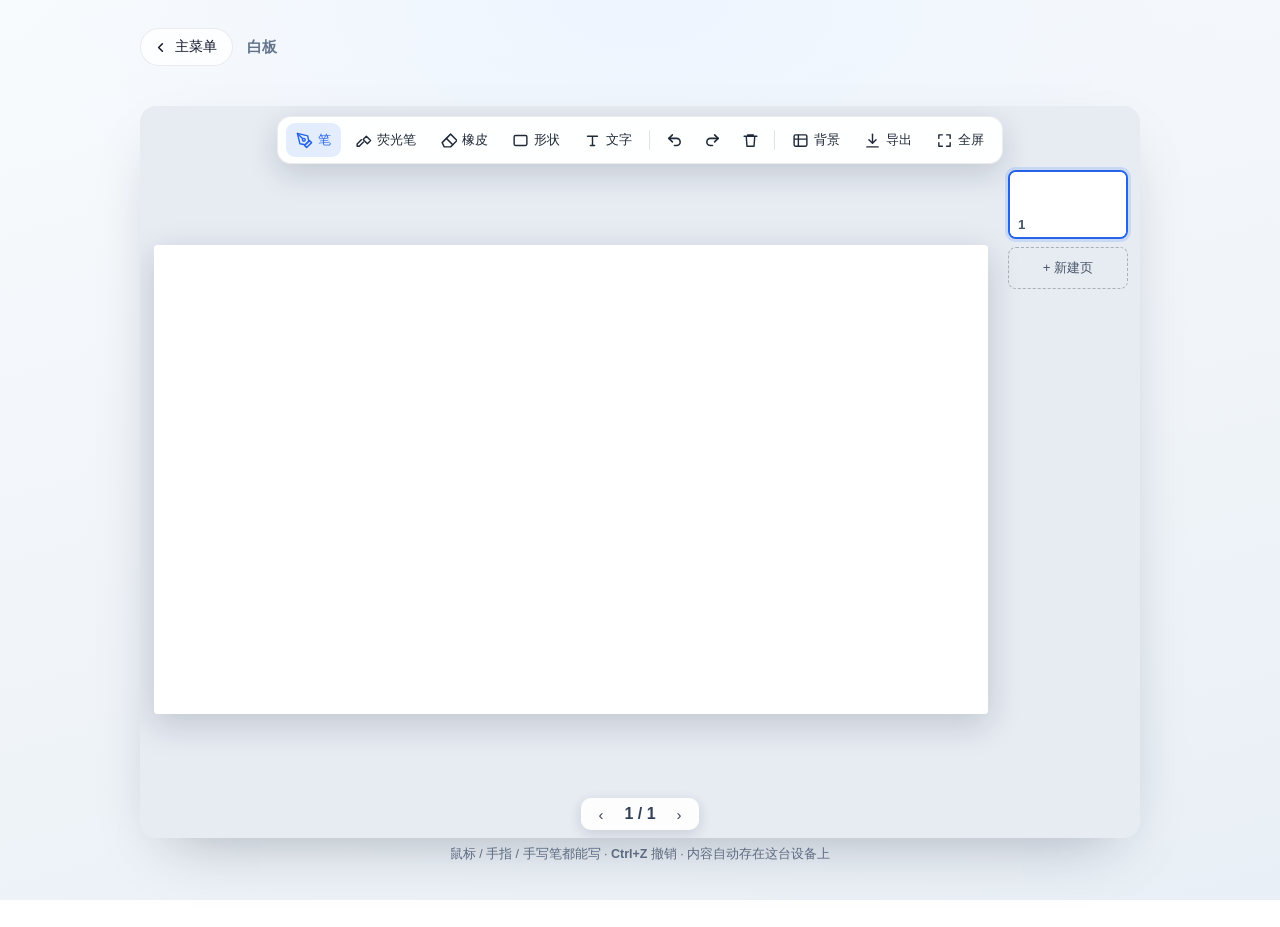
<file: whiteboard.html>
<!DOCTYPE html>
<html lang="zh-CN">
<head>
<meta charset="UTF-8">
<meta name="viewport" content="width=device-width, initial-scale=1, viewport-fit=cover">
<meta name="theme-color" content="#f6f9fc" media="(prefers-color-scheme: light)">
<meta name="theme-color" content="#0b1220" media="(prefers-color-scheme: dark)">
<title>白板 · 小站</title>
<link rel="icon" href="data:image/svg+xml,%3Csvg xmlns='http://www.w3.org/2000/svg' viewBox='0 0 64 64'%3E%3Crect width='64' height='64' rx='14' fill='%23f8fafc'/%3E%3Cpath d='M16 44l6-16 18-14 6 8-18 14z' fill='%233b82f6'/%3E%3Ccircle cx='18' cy='46' r='4' fill='%23ef4444'/%3E%3C/svg%3E">
<link rel="stylesheet" href="css/site.css">
<style>
  .view { animation: fadein .24s ease-out both; }
  @keyframes fadein { from { opacity: 0; transform: translateY(6px); } to { opacity: 1; transform: none; } }

  .wb { width: 100%; max-width: 1320px; margin: 0 auto; }

  /* ================= 桌面（灰底） ================= */
  .desk {
    position: relative;
    display: flex;
    gap: 10px;
    height: calc(100vh - 168px);
    min-height: 430px;
    padding: 6px 8px;
    border-radius: 16px;
    background: #e7ecf3;
    box-shadow: var(--shadow);
    overflow: hidden;
  }
  @media (prefers-color-scheme: dark) {
    .desk { background: #151a22; }
  }

  /* ================= 顶部悬浮工具条 ================= */
  .dock {
    position: absolute;
    top: 10px;
    left: 50%;
    transform: translateX(-50%);
    z-index: 20;
    display: flex;
    align-items: center;
    gap: 4px;
    padding: 6px 8px;
    border-radius: 14px;
    background: rgba(255, 255, 255, .96);
    border: 1px solid rgba(15, 23, 42, .08);
    box-shadow: 0 10px 30px rgba(15, 23, 42, .16);
    -webkit-backdrop-filter: blur(12px);
    backdrop-filter: blur(12px);
    width: max-content;
    max-width: calc(100% - 20px);
    flex-wrap: wrap;
    justify-content: center;
  }
  @media (prefers-color-scheme: dark) {
    .dock { background: rgba(23, 29, 38, .96); border-color: rgba(255,255,255,.08); }
  }

  .tb {
    position: relative;
    display: inline-flex; align-items: center; gap: 5px;
    height: 34px; padding: 0 10px;
    border: 0; border-radius: 9px;
    background: transparent; color: #1f2937;
    font: 500 13px/1 inherit; cursor: pointer; white-space: nowrap;
  }
  @media (prefers-color-scheme: dark) { .tb { color: #e5e7eb; } }
  .tb:hover { background: rgba(59, 130, 246, .10); }
  .tb.on { background: rgba(59, 130, 246, .14); color: #2563eb; }
  @media (prefers-color-scheme: dark) { .tb.on { color: #60a5fa; } }
  .tb svg { width: 17px; height: 17px; }
  .tb.ico { width: 34px; padding: 0; justify-content: center; }
  .tb-sep { width: 1px; height: 20px; background: rgba(15, 23, 42, .12); margin: 0 3px; }
  @media (prefers-color-scheme: dark) { .tb-sep { background: rgba(255,255,255,.12); } }

  /* 弹出面板 */
  .fly {
    position: absolute; top: calc(100% + 8px); left: 50%;
    transform: translateX(-50%);
    display: none; flex-direction: column; gap: 8px;
    padding: 10px; border-radius: 12px;
    background: #fff; border: 1px solid rgba(15,23,42,.08);
    box-shadow: 0 12px 34px rgba(15,23,42,.2);
    z-index: 30;
  }
  @media (prefers-color-scheme: dark) { .fly { background: #1b2230; border-color: rgba(255,255,255,.1); } }
  .grp.open .fly { display: flex; }
  .fly-row { display: flex; gap: 6px; align-items: center; }

  .sw { width: 24px; height: 24px; border-radius: 50%; border: 2px solid transparent; cursor: pointer; padding: 0; }
  .sw.on { border-color: #2563eb; }
  .wd { width: 30px; height: 30px; border-radius: 8px; border: 1px solid rgba(15,23,42,.14); background: #fff; cursor: pointer; display: grid; place-items: center; padding: 0; }
  @media (prefers-color-scheme: dark) { .wd { background: #232b38; border-color: rgba(255,255,255,.14); } }
  .wd.on { border-color: #2563eb; box-shadow: 0 0 0 2px rgba(59,130,246,.2); }
  .wd i { display: block; background: currentColor; border-radius: 50%; }

  /* ================= 画布区 ================= */
  .slide-area {
    flex: 1; min-width: 0;
    display: flex; align-items: center; justify-content: center;
    padding: 58px 6px 44px;
  }
  #board {
    display: block;
    background: #fff;
    border-radius: 4px;
    box-shadow: 0 10px 34px rgba(15, 23, 42, .18);
    touch-action: none;
    cursor: crosshair;
  }

  /* ================= 右侧缩略图 ================= */
  .thumbs {
    width: 128px;
    display: flex; flex-direction: column; gap: 8px;
    padding: 58px 4px 44px;
    overflow-y: auto;
    overscroll-behavior: contain;
  }
  .thumbs::-webkit-scrollbar { width: 6px; }
  .thumbs::-webkit-scrollbar-thumb { background: rgba(15,23,42,.18); border-radius: 3px; }

  .thumb {
    position: relative;
    width: 100%;
    padding: 0; border: 2px solid transparent; border-radius: 8px;
    background: #fff; cursor: pointer; overflow: hidden;
    box-shadow: 0 2px 8px rgba(15, 23, 42, .12);
  }
  .thumb canvas { display: block; width: 100%; aspect-ratio: 16 / 9; }
  .thumb b {
    position: absolute; left: 4px; bottom: 3px;
    font: 600 10px/1 inherit; color: #475569;
    background: rgba(255,255,255,.85); border-radius: 4px; padding: 2px 4px;
  }
  .thumb.on { border-color: #2563eb; box-shadow: 0 0 0 3px rgba(59,130,246,.18); }
  .thumb .x {
    position: absolute; right: 2px; top: 2px;
    width: 18px; height: 18px; border-radius: 50%;
    border: 0; background: rgba(15,23,42,.72); color: #fff;
    font-size: 12px; line-height: 1; cursor: pointer; display: none;
  }
  .thumb:hover .x { display: block; }

  .thumb-add {
    width: 100%; height: 42px; border-radius: 8px;
    border: 1px dashed rgba(15,23,42,.28); background: transparent;
    color: #475569; font: 500 12px/1 inherit; cursor: pointer;
  }
  .thumb-add:hover { border-color: #2563eb; color: #2563eb; }

  /* ================= 底部翻页 ================= */
  .pager {
    position: absolute; bottom: 8px; left: 50%; transform: translateX(-50%);
    display: flex; align-items: center; gap: 6px;
    padding: 4px 8px; border-radius: 10px;
    background: rgba(255, 255, 255, .92);
    box-shadow: 0 4px 14px rgba(15, 23, 42, .14);
    font: 600 12px/1 inherit; color: #334155;
    font-variant-numeric: tabular-nums;
  }
  @media (prefers-color-scheme: dark) { .pager { background: rgba(23,29,38,.94); color: #d1d5db; } }
  .pager button {
    width: 24px; height: 24px; border-radius: 7px; border: 0;
    background: transparent; color: inherit; cursor: pointer; font-size: 15px; line-height: 1;
  }
  .pager button:hover { background: rgba(59,130,246,.12); }
  .pager b { min-width: 42px; text-align: center; }

  .text-input {
    position: absolute; z-index: 40; min-width: 150px;
    padding: 6px 8px; border-radius: 8px; border: 2px solid #2563eb;
    background: #fff; color: #111827; font-size: 18px; outline: none;
    box-shadow: 0 8px 26px rgba(0,0,0,.2);
  }

  .tip { margin: 8px 0 0; font-size: 12.5px; color: var(--muted); text-align: center; }

  @media (max-width: 760px) {
    .thumbs { width: 84px; }
    .desk { height: calc(100vh - 150px); }
    .tb span { display: none; }
    .tb { padding: 0 8px; }
  }
</style>
</head>
<body>
<div class="wrap">
  <div class="topbar">
    <a class="back" href="index.html">
      <svg viewBox="0 0 24 24" fill="none" stroke="currentColor" stroke-width="2.4" stroke-linecap="round" stroke-linejoin="round" aria-hidden="true"><path d="M15 18l-6-6 6-6"/></svg>
      主菜单
    </a>
    <h2>白板</h2>
  </div>

  <main class="wb">
    <div class="desk" id="desk">
      <!-- 顶部悬浮工具条 -->
      <div class="dock" id="dock">
        <div class="grp" id="grp-pen">
          <button class="tb on" data-tool="pen" type="button" title="笔（点开选颜色和粗细）">
            <svg viewBox="0 0 24 24" fill="none" stroke="currentColor" stroke-width="2" stroke-linecap="round" stroke-linejoin="round"><path d="M12 19l7-7 3 3-7 7-3-3z"/><path d="M18 13l-1.5-7.5L2 2l3.5 14.5L13 18l5-5z"/><path d="M2 2l7.586 7.586"/><circle cx="11" cy="11" r="2"/></svg>
            <span>笔</span>
          </button>
          <div class="fly" id="fly-pen"></div>
        </div>

        <button class="tb" data-tool="highlighter" type="button" title="荧光笔">
          <svg viewBox="0 0 24 24" fill="none" stroke="currentColor" stroke-width="2" stroke-linecap="round" stroke-linejoin="round"><path d="M9 11l-6 6v3h3l6-6"/><path d="M22 12l-4.5 4.5-6-6L16 6z"/></svg>
          <span>荧光笔</span>
        </button>

        <button class="tb" data-tool="eraser" type="button" title="橡皮">
          <svg viewBox="0 0 24 24" fill="none" stroke="currentColor" stroke-width="2" stroke-linecap="round" stroke-linejoin="round"><path d="M3 15l6-6 9 9-3 3H6z"/><path d="M9 9l6-6 9 9-6 6"/></svg>
          <span>橡皮</span>
        </button>

        <div class="grp" id="grp-shape">
          <button class="tb" data-tool="rect" type="button" title="形状（点开更多）">
            <svg viewBox="0 0 24 24" fill="none" stroke="currentColor" stroke-width="2"><rect x="3" y="5" width="18" height="14" rx="2"/></svg>
            <span>形状</span>
          </button>
          <div class="fly" id="fly-shape"></div>
        </div>

        <button class="tb" data-tool="text" type="button" title="文字">
          <svg viewBox="0 0 24 24" fill="none" stroke="currentColor" stroke-width="2" stroke-linecap="round"><path d="M5 6h14M12 6v13M9 19h6"/></svg>
          <span>文字</span>
        </button>

        <span class="tb-sep"></span>

        <button class="tb ico" id="btn-undo" type="button" title="撤销 Ctrl+Z">
          <svg viewBox="0 0 24 24" fill="none" stroke="currentColor" stroke-width="2.2" stroke-linecap="round" stroke-linejoin="round"><path d="M9 14L4 9l5-5"/><path d="M4 9h11a5 5 0 010 10h-3"/></svg>
        </button>
        <button class="tb ico" id="btn-redo" type="button" title="重做 Ctrl+Y">
          <svg viewBox="0 0 24 24" fill="none" stroke="currentColor" stroke-width="2.2" stroke-linecap="round" stroke-linejoin="round"><path d="M15 14l5-5-5-5"/><path d="M20 9H9a5 5 0 000 10h3"/></svg>
        </button>
        <button class="tb ico" id="btn-clear" type="button" title="清空本页">
          <svg viewBox="0 0 24 24" fill="none" stroke="currentColor" stroke-width="2" stroke-linecap="round" stroke-linejoin="round"><path d="M3 6h18M8 6V4h8v2M6 6l1 14h10l1-14"/></svg>
        </button>

        <span class="tb-sep"></span>

        <div class="grp" id="grp-bg">
          <button class="tb" id="btn-bg" type="button" title="背景">
            <svg viewBox="0 0 24 24" fill="none" stroke="currentColor" stroke-width="2"><rect x="3" y="4" width="18" height="16" rx="2"/><path d="M3 10h18M9 4v16"/></svg>
            <span>背景</span>
          </button>
          <div class="fly" id="fly-bg"></div>
        </div>

        <button class="tb" id="btn-export" type="button" title="导出当前页为图片">
          <svg viewBox="0 0 24 24" fill="none" stroke="currentColor" stroke-width="2" stroke-linecap="round" stroke-linejoin="round"><path d="M12 3v12"/><path d="M7 11l5 5 5-5"/><path d="M4 21h16"/></svg>
          <span>导出</span>
        </button>
        <button class="tb" id="btn-full" type="button" title="全屏">
          <svg viewBox="0 0 24 24" fill="none" stroke="currentColor" stroke-width="2" stroke-linecap="round" stroke-linejoin="round"><path d="M4 9V4h5M20 15v5h-5M20 9V4h-5M4 15v5h5"/></svg>
          <span>全屏</span>
        </button>
      </div>

      <!-- 画布 -->
      <div class="slide-area" id="slide-area">
        <canvas id="board"></canvas>
      </div>

      <!-- 右侧页面缩略图 -->
      <aside class="thumbs" id="thumbs"></aside>

      <!-- 底部翻页 -->
      <div class="pager">
        <button id="btn-prev" type="button" title="上一页">‹</button>
        <b id="page-label">1 / 1</b>
        <button id="btn-next" type="button" title="下一页">›</button>
      </div>
    </div>

    <p class="tip">鼠标 / 手指 / 手写笔都能写 · <b>Ctrl+Z</b> 撤销 · 内容自动存在这台设备上</p>
  </main>
</div>

<script src="js/whiteboard-model.js?v=2"></script>
<script src="js/whiteboard.js?v=2"></script>
</body>
</html>
</file>
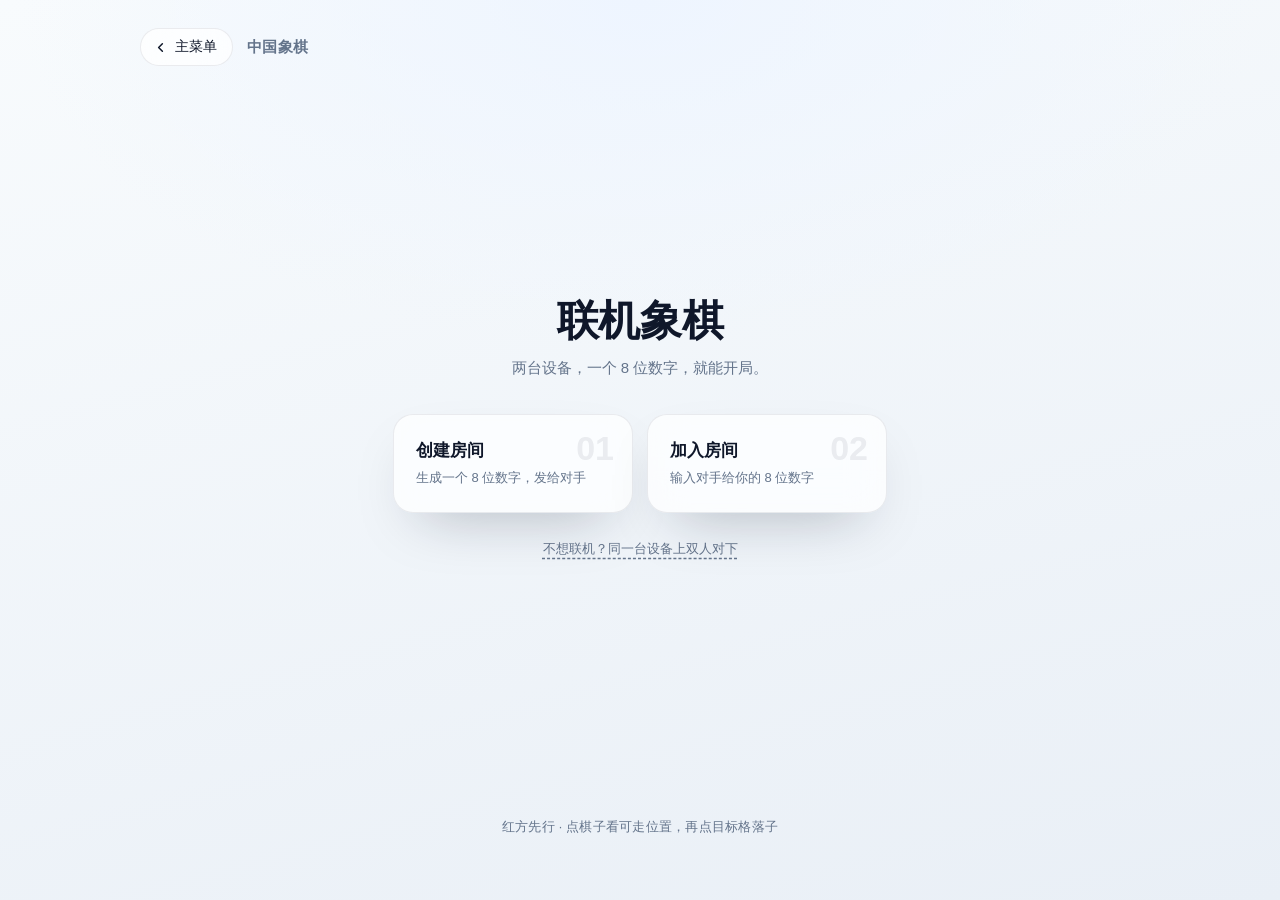
<file: xiangqi.html>
﻿<!DOCTYPE html>
<html lang="zh-CN">
<head>
<meta charset="UTF-8">
<meta name="viewport" content="width=device-width, initial-scale=1, viewport-fit=cover">
<meta name="theme-color" content="#f6f9fc" media="(prefers-color-scheme: light)">
<meta name="theme-color" content="#0b1220" media="(prefers-color-scheme: dark)">
<title>联机象棋 · 小站</title>
<link rel="icon" href="data:image/svg+xml,%3Csvg xmlns='http://www.w3.org/2000/svg' viewBox='0 0 64 64'%3E%3Crect width='64' height='64' rx='14' fill='%23b3261e'/%3E%3Ctext x='32' y='45' font-size='34' font-family='serif' font-weight='bold' text-anchor='middle' fill='%23fff'%3E车%3C/text%3E%3C/svg%3E">
<link rel="stylesheet" href="css/site.css?v=15">
<style>
  .view { animation: fadein .28s ease-out both; }

  /* 大厅内容整体居中 */
  #view-lobby {
    display: flex;
    flex-direction: column;
    justify-content: center;
    min-height: calc(100vh - 260px);
  }

  #view-lobby[hidden] { display: none; }

  @keyframes fadein { from { opacity: 0; transform: translateY(8px); } to { opacity: 1; transform: none; } }

  /* ---------------- 大厅 ---------------- */
  .hero { text-align: center; margin: 0 0 clamp(24px, 4vh, 40px); }
  .hero h1 { margin: 0 0 10px; font-size: clamp(28px, 5.6vw, 42px); font-weight: 700; letter-spacing: -.01em; }
  .hero p { margin: 0; color: var(--muted); font-size: clamp(13.5px, 2.4vw, 15px); }

  .modes {
    display: grid;
    grid-template-columns: repeat(auto-fit, minmax(240px, 1fr));
    gap: 14px;
    max-width: 820px;
    margin: 0 auto;
  }

  .mode {
    position: relative;
    text-align: left;
    padding: 24px 22px;
    border-radius: 20px;
    border: 1px solid var(--line);
    background: var(--surface);
    -webkit-backdrop-filter: saturate(180%) blur(18px);
    backdrop-filter: saturate(180%) blur(18px);
    box-shadow: var(--shadow);
    color: var(--ink);
    font: inherit;
    cursor: pointer;
    overflow: hidden;
    transition: transform .2s cubic-bezier(.2,.8,.25,1), border-color .2s ease, box-shadow .2s ease;
  }

  .mode:hover { transform: translateY(-3px); border-color: color-mix(in srgb, var(--accent) 45%, transparent); }
  .mode:active { transform: translateY(-1px) scale(.995); }

  .mode-num {
    position: absolute;
    right: 18px;
    top: 14px;
    font-size: 34px;
    font-weight: 800;
    color: var(--ink);
    opacity: .07;
    font-variant-numeric: tabular-nums;
  }

  .mode h3 { margin: 0 0 6px; font-size: 17px; font-weight: 650; }
  .mode p { margin: 0; font-size: 13px; color: var(--muted); line-height: 1.6; }

  .link {
    display: block;
    margin: 26px auto 0;
    background: none;
    border: 0;
    color: var(--muted);
    font: inherit;
    font-size: 13px;
    cursor: pointer;
    text-decoration: underline;
    text-underline-offset: 4px;
    text-decoration-style: dashed;
  }

  .link:hover { color: var(--accent); }

  /* ---------------- 房间码 ---------------- */
  #view-code, #view-join { text-align: center; max-width: 520px; margin: 0 auto; padding-top: clamp(20px, 8vh, 72px); }
  #view-code h2, #view-join h2 { font-size: clamp(18px, 3.4vw, 22px); font-weight: 600; color: var(--muted); margin: 0 0 22px; }

  .code {
    font-family: ui-monospace, SFMono-Regular, Menlo, Consolas, monospace;
    font-size: clamp(38px, 11vw, 62px);
    font-weight: 700;
    letter-spacing: .12em;
    padding: 18px 0 18px .12em;
    border-radius: 18px;
    background: var(--surface-solid);
    border: 1px dashed color-mix(in srgb, var(--accent) 45%, transparent);
    color: var(--accent);
    box-shadow: var(--shadow);
    user-select: all;
  }

  .code-input {
    width: 100%;
    font-family: ui-monospace, SFMono-Regular, Menlo, Consolas, monospace;
    font-size: clamp(30px, 8vw, 46px);
    font-weight: 700;
    letter-spacing: .1em;
    text-align: center;
    padding: 16px 10px;
    border-radius: 18px;
    border: 1px solid var(--line);
    background: var(--surface-solid);
    color: var(--ink);
    box-shadow: var(--shadow);
  }

  .code-input:focus { outline: none; border-color: var(--accent); box-shadow: 0 0 0 4px var(--accent-soft); }
  .code-input::placeholder { color: var(--muted); opacity: .35; }

  .code-actions { display: flex; gap: 10px; justify-content: center; margin-top: 20px; flex-wrap: wrap; }

  .waiting {
    margin-top: 24px;
    display: flex;
    align-items: center;
    justify-content: center;
    gap: 10px;
    color: var(--muted);
    font-size: 13.5px;
  }

  .pulse {
    width: 8px; height: 8px; border-radius: 50%;
    background: var(--accent);
    animation: pulse 1.2s ease-in-out infinite;
  }

  @keyframes pulse { 0%,100% { opacity: .25; transform: scale(.8); } 50% { opacity: 1; transform: scale(1.15); } }

  .err { min-height: 20px; margin: 12px 0 0; color: #ef4444; font-size: 13px; }

  /* ---------------- 棋盘 ---------------- */
  .game { display: flex; flex-direction: column; align-items: center; gap: 12px; }

  .game-head {
    width: min(92vw, 520px);
    display: flex;
    align-items: center;
    justify-content: space-between;
    gap: 12px;
  }

  .turn {
    display: inline-flex;
    align-items: center;
    gap: 8px;
    font-size: 15px;
    font-weight: 600;
    padding: 8px 14px;
    border-radius: 999px;
    background: var(--surface);
    border: 1px solid var(--line);
    box-shadow: var(--shadow-sm);
  }

  .turn .dot { width: 10px; height: 10px; border-radius: 50%; background: #b3261e; transition: background .2s ease; }
  .turn .dot.black { background: #1f2933; }
  .turn .dot.over { background: var(--muted); }

  .side { font-size: 12.5px; color: var(--muted); }

  .board {
    position: relative;
    width: min(92vw, 520px);
    aspect-ratio: 9 / 10;
    border-radius: 12px;
    background: linear-gradient(150deg, #f7e8cb 0%, #f0dcbb 55%, #e9d2ac 100%);
    box-shadow: 0 24px 60px -30px rgba(60, 40, 10, .75), inset 0 0 0 1px rgba(120, 80, 30, .28);
    touch-action: manipulation;
    overflow: hidden;
  }

  .board.locked { cursor: not-allowed; }

  .lines { position: absolute; inset: 0; width: 100%; height: 100%; display: block; }

  .marks, .pieces { position: absolute; inset: 0; }

  .mark {
    position: absolute;
    width: calc(100% / 9);
    height: 10%;
    display: grid;
    place-items: center;
    pointer-events: none;
  }

  .mark.dot::after {
    content: "";
    width: 26%;
    aspect-ratio: 1;
    border-radius: 50%;
    background: rgba(20, 90, 45, .5);
  }

  .mark.cap::after {
    content: "";
    width: 82%;
    aspect-ratio: 1;
    border-radius: 50%;
    border: 3px solid rgba(200, 40, 40, .6);
  }

  .mark.last::after {
    content: "";
    width: 64%;
    aspect-ratio: 1;
    border-radius: 10px;
    background: rgba(235, 180, 40, .38);
  }

  .piece {
    position: absolute;
    width: calc(100% / 9);
    height: 10%;
    display: grid;
    place-items: center;
    cursor: pointer;
    z-index: 2;
  }

  .piece .disc {
    width: 86%;
    aspect-ratio: 1;
    border-radius: 50%;
    display: grid;
    place-items: center;
    font-family: "Kaiti SC", "STKaiti", KaiTi, "Songti SC", "SimSun", serif;
    font-size: calc(var(--cell, 52px) * 0.5);
    font-weight: 700;
    line-height: 1;
    color: #b3261e;
    background: radial-gradient(circle at 34% 26%, #fffdf3 0%, #f8ecd2 52%, #e7d2ac 100%);
    border: 1.5px solid #c9a15f;
    box-shadow: 0 3px 6px rgba(90, 60, 20, .32), inset 0 -2px 4px rgba(150, 110, 60, .22), inset 0 2px 3px rgba(255, 255, 255, .95);
    transition: transform .12s ease, box-shadow .12s ease;
    -webkit-user-select: none;
    user-select: none;
  }

  .piece.black .disc { color: #1f2933; }

  .piece:hover .disc { transform: translateY(-1px); }

  .piece.sel .disc {
    box-shadow: 0 0 0 3px #2563eb, 0 0 0 6px rgba(37, 99, 235, .22), 0 4px 8px rgba(0, 0, 0, .3);
    transform: translateY(-2px);
  }

  .piece.moved .disc { animation: land .3s cubic-bezier(.2,.8,.3,1); }

  @keyframes land {
    0% { transform: scale(1.16); }
    100% { transform: scale(1); }
  }

  .game-actions { display: flex; gap: 10px; }

  /* ---------------- 结果 / 提示 ---------------- */
  .result {
    position: absolute;
    inset: 0;
    display: grid;
    place-items: center;
    background: rgba(20, 14, 4, .55);
    -webkit-backdrop-filter: blur(3px);
    backdrop-filter: blur(3px);
    z-index: 5;
    animation: fadein .25s ease-out both;
  }

  .result[hidden] { display: none; }

  .result-card {
    background: var(--surface-solid);
    color: var(--ink);
    border-radius: 18px;
    padding: 26px 30px;
    text-align: center;
    box-shadow: 0 30px 60px -20px rgba(0, 0, 0, .6);
    max-width: 84%;
  }

  .result-card h3 { margin: 0 0 6px; font-size: 24px; font-weight: 750; }
  .result-card p { margin: 0 0 18px; color: var(--muted); font-size: 13px; }
  .result-card .row { display: flex; gap: 10px; justify-content: center; flex-wrap: wrap; }

  .toast {
    position: fixed;
    left: 50%;
    bottom: 32px;
    transform: translateX(-50%);
    background: rgba(15, 23, 42, .92);
    color: #fff;
    font-size: 13.5px;
    padding: 10px 18px;
    border-radius: 999px;
    box-shadow: 0 12px 30px -12px rgba(0, 0, 0, .8);
    z-index: 60;
    animation: toastin .25s ease-out both;
  }

  .toast[hidden] { display: none; }

  @keyframes toastin { from { opacity: 0; transform: translate(-50%, 10px); } to { opacity: 1; transform: translate(-50%, 0); } }

  @media (max-width: 460px) {
    .mode { padding: 20px 18px; }
    .game-head { font-size: 13px; }
  }
</style>
</head>
<body>
<div class="wrap">
  <div class="topbar">
    <a class="back" href="index.html">
      <svg viewBox="0 0 24 24" fill="none" stroke="currentColor" stroke-width="2.4" stroke-linecap="round" stroke-linejoin="round" aria-hidden="true"><path d="M15 18l-6-6 6-6"/></svg>
      主菜单
    </a>
    <h2>中国象棋</h2>
  </div>

  <main>
    <!-- ========== 大厅 ========== -->
    <section id="view-lobby" class="view">
      <div class="hero">
        <h1>联机象棋</h1>
        <p>两台设备，一个 8 位数字，就能开局。</p>
      </div>
      <div class="modes">
        <button class="mode" id="btn-host" type="button">
          <span class="mode-num">01</span>
          <h3>创建房间</h3>
          <p>生成一个 8 位数字，发给对手</p>
        </button>
        <button class="mode" id="btn-join" type="button">
          <span class="mode-num">02</span>
          <h3>加入房间</h3>
          <p>输入对手给你的 8 位数字</p>
        </button>
      </div>
      <button class="link" id="btn-local" type="button">不想联机？同一台设备上双人对下</button>
    </section>

    <!-- ========== 等待对手 ========== -->
    <section id="view-code" class="view" hidden>
      <h2>把这个数字发给对手</h2>
      <div class="code" id="room-code">--------</div>
      <div class="code-actions">
        <button class="btn" id="btn-copy" type="button">复制数字</button>
        <button class="btn btn-ghost" id="btn-cancel-host" type="button">取消</button>
      </div>
      <div class="waiting"><span class="pulse"></span><span id="host-status">等待对手加入…</span></div>
    </section>

    <!-- ========== 输入房间码 ========== -->
    <section id="view-join" class="view" hidden>
      <h2>输入对手的 8 位数字</h2>
      <input id="join-input" class="code-input" type="text" inputmode="numeric" autocomplete="off" maxlength="8" placeholder="00000000" aria-label="房间数字">
      <p class="err" id="join-error"></p>
      <div class="code-actions">
        <button class="btn btn-primary" id="btn-do-join" type="button">加入对局</button>
        <button class="btn btn-ghost" id="btn-cancel-join" type="button">返回</button>
      </div>
    </section>

    <!-- ========== 棋盘 ========== -->
    <section id="view-game" class="view" hidden>
      <div class="game">
        <div class="game-head">
          <div class="turn"><span class="dot" id="turn-dot"></span><span id="turn-label">红方走棋</span></div>
          <div class="side" id="side-label">本地双人</div>
        </div>

        <div class="board" id="board">
          <svg class="lines" id="lines" viewBox="0 0 9 10" preserveAspectRatio="none" aria-hidden="true"></svg>
          <div class="marks" id="marks"></div>
          <div class="pieces" id="pieces"></div>
          <div class="result" id="result" hidden>
            <div class="result-card">
              <h3 id="result-title">红方胜</h3>
              <p id="result-desc"></p>
              <div class="row">
                <button class="btn btn-primary" id="btn-again" type="button">再来一局</button>
                <button class="btn" id="btn-back-menu" type="button">回到大厅</button>
              </div>
            </div>
          </div>
        </div>

        <div class="game-actions">
          <button class="btn btn-ghost" id="btn-resign" type="button">认输</button>
          <button class="btn btn-ghost" id="btn-leave" type="button">离开</button>
        </div>
      </div>
    </section>
  </main>

  <footer class="foot">红方先行 · 点棋子看可走位置，再点目标格落子</footer>
</div>

<div class="toast" id="toast" hidden></div>

<script src="js/vendor/mqtt.min.js?v=18"></script>
<script src="js/engine-xiangqi.js?v=18"></script>
<script src="js/net.js?v=18"></script>
<script src="js/xiangqi-ui.js?v=18"></script>
</body>
</html>
</file>
<file: css/site.css>
﻿/* ==========================================================================
   小站 · 共享样式
   ========================================================================== */

:root {
  --bg-1: #eef5ff;
  --bg-2: #f8fbfd;
  --bg-3: #e9eff6;
  --ink: #0f172a;
  --muted: #64748b;
  --ok: #16a34a;
  --ok-soft: rgba(22, 163, 74, .12);
  --accent: #2563eb;
  --accent-soft: rgba(37, 99, 235, .10);
  --surface: rgba(255, 255, 255, .74);
  --surface-solid: #ffffff;
  --line: rgba(15, 23, 42, .08);
  --shadow: 0 24px 60px -28px rgba(15, 23, 42, .35);
  --shadow-sm: 0 8px 24px -14px rgba(15, 23, 42, .35);

  --board: #bbada0;
  --cell-bg: rgba(238, 228, 218, .38);
  --tile-ink: #776e65;

  --t2: #eee4da;
  --t4: #ede0c8;
  --t8: #f2b179;
  --t16: #f59563;
  --t32: #f67c5f;
  --t64: #f65e3b;
  --t128: #edcf72;
  --t256: #edcc61;
  --t512: #edc850;
  --t1024: #edc53f;
  --t2048: #edc22e;
  --t-super: #3c3a32;

  --grid-minor: rgba(15, 23, 42, .07);
  --grid-major: rgba(15, 23, 42, .14);
  --axis: rgba(15, 23, 42, .55);
}

@media (prefers-color-scheme: dark) {
  :root {
    --bg-1: #0d1726;
    --bg-2: #0b1220;
    --bg-3: #080d16;
    --ink: #e8eef7;
    --muted: #94a3b8;
    --ok: #34d399;
    --ok-soft: rgba(52, 211, 153, .14);
    --accent: #60a5fa;
    --accent-soft: rgba(96, 165, 250, .14);
    --surface: rgba(17, 26, 41, .68);
    --surface-solid: #131d2e;
    --line: rgba(255, 255, 255, .09);
    --shadow: 0 30px 70px -30px rgba(0, 0, 0, .85);
    --shadow-sm: 0 10px 26px -16px rgba(0, 0, 0, .9);

    --board: #2a3346;
    --cell-bg: rgba(255, 255, 255, .045);
    --tile-ink: #0b1220;

    --t2: #8ea0bd;
    --t4: #a8b6cd;
    --t8: #f2b179;
    --t16: #f59563;
    --t32: #f67c5f;
    --t64: #f65e3b;
    --t128: #edcf72;
    --t256: #edcc61;
    --t512: #edc850;
    --t1024: #edc53f;
    --t2048: #edc22e;
    --t-super: #e8eef7;

    --grid-minor: rgba(255, 255, 255, .055);
    --grid-major: rgba(255, 255, 255, .12);
    --axis: rgba(255, 255, 255, .45);
  }
}

* { box-sizing: border-box; }

html, body { min-height: 100%; }

body {
  margin: 0;
  color: var(--ink);
  background:
    radial-gradient(1000px 560px at 50% 0%, var(--bg-1) 0%, transparent 62%),
    linear-gradient(165deg, var(--bg-2) 0%, var(--bg-3) 100%);
  background-attachment: fixed;
  font-family: -apple-system, BlinkMacSystemFont, "Segoe UI", "PingFang SC",
               "Hiragino Sans GB", "Microsoft YaHei", "Noto Sans SC", sans-serif;
  -webkit-font-smoothing: antialiased;
  text-rendering: optimizeLegibility;
}

a { color: inherit; }

.wrap {
  width: min(1080px, 100%);
  margin: 0 auto;
  padding: 28px clamp(16px, 4vw, 40px) 64px;
  min-height: 100vh;
  display: flex;
  flex-direction: column;
}

/* ---------- 顶栏 ---------- */
.topbar {
  display: flex;
  align-items: center;
  gap: 14px;
  margin-bottom: clamp(20px, 4vw, 40px);
}

.back {
  display: inline-flex;
  align-items: center;
  gap: 7px;
  padding: 9px 15px 9px 12px;
  border-radius: 999px;
  border: 1px solid var(--line);
  background: var(--surface);
  color: var(--ink);
  font-size: 14px;
  text-decoration: none;
  -webkit-backdrop-filter: blur(14px);
  backdrop-filter: blur(14px);
  transition: transform .18s ease, border-color .18s ease, background .18s ease;
}

.back:hover {
  transform: translateX(-2px);
  border-color: var(--accent);
  color: var(--accent);
}

.back svg { width: 15px; height: 15px; }

.topbar h2 {
  margin: 0;
  font-size: 15px;
  font-weight: 600;
  letter-spacing: .02em;
  color: var(--muted);
}

/* ---------- 按钮 ---------- */
.btn {
  appearance: none;
  border: 1px solid var(--line);
  background: var(--surface-solid);
  color: var(--ink);
  font: inherit;
  font-size: 14px;
  font-weight: 550;
  padding: 10px 16px;
  border-radius: 12px;
  cursor: pointer;
  transition: transform .16s ease, box-shadow .16s ease, border-color .16s ease, background .16s ease;
  box-shadow: var(--shadow-sm);
  white-space: nowrap;
}

.btn:hover { transform: translateY(-1px); border-color: var(--accent); }
.btn:active { transform: translateY(0) scale(.985); }

.btn-primary {
  background: var(--accent);
  border-color: transparent;
  color: #fff;
  box-shadow: 0 12px 26px -12px rgba(37, 99, 235, .8);
}

.btn-primary:hover { background: var(--accent); filter: brightness(1.06); }

.btn-ghost {
  background: transparent;
  box-shadow: none;
}

.btn:focus-visible,
.back:focus-visible,
input:focus-visible {
  outline: 2px solid var(--accent);
  outline-offset: 2px;
}

/* ---------- 页脚 ---------- */
.foot {
  margin-top: auto;
  padding-top: 40px;
  text-align: center;
  font-size: 12.5px;
  color: var(--muted);
  letter-spacing: .02em;
}

.foot a { color: inherit; text-decoration: none; border-bottom: 1px dashed currentColor; }

@media (prefers-reduced-motion: reduce) {
  * { animation-duration: .001ms !important; transition-duration: .001ms !important; }
}
</file>
